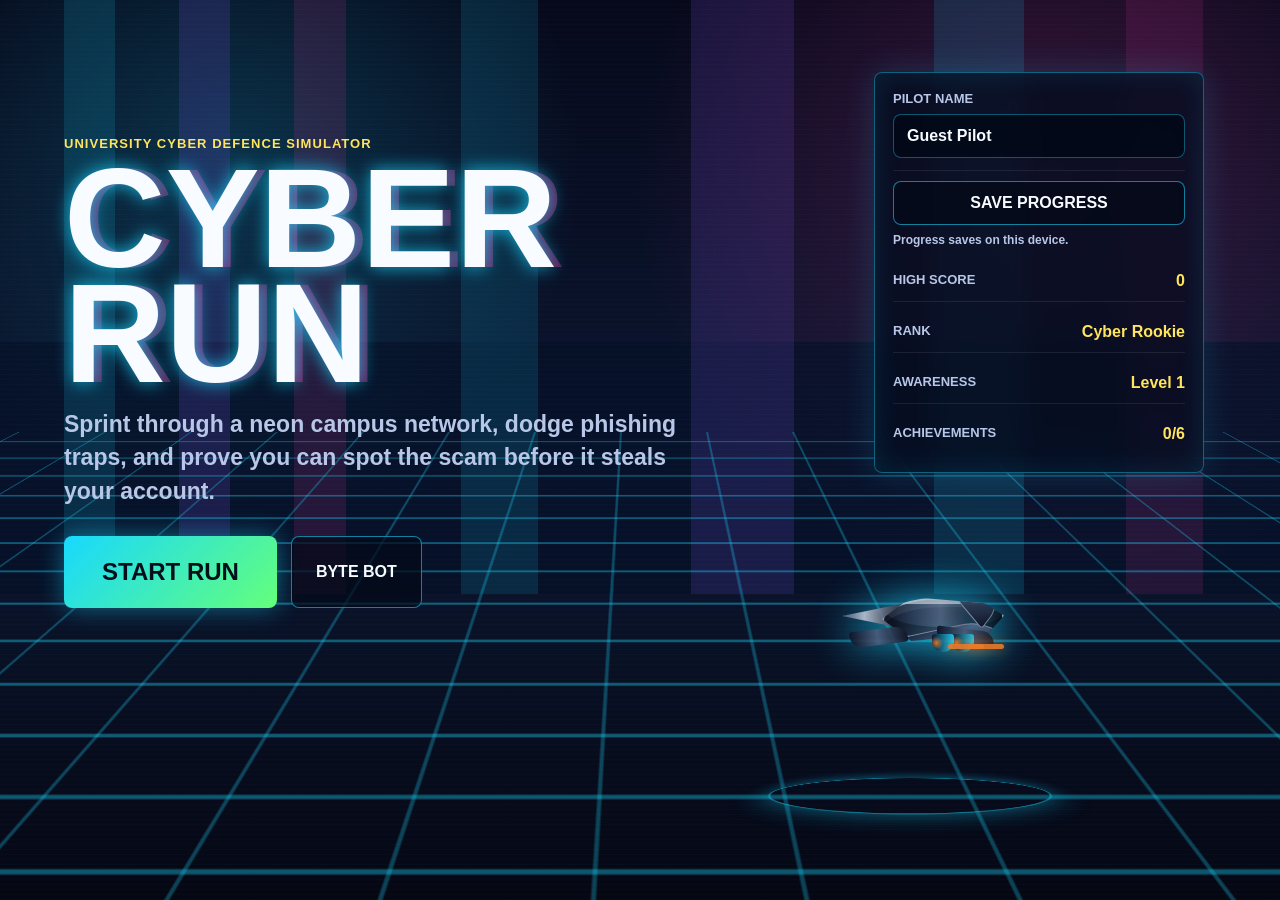
<file: index.html>
<!doctype html>
<html lang="en">
  <head>
    <meta charset="UTF-8" />
    <meta name="viewport" content="width=device-width, initial-scale=1.0" />
    <title>Cyber Run</title>
    <link rel="stylesheet" href="styles.css?v=prototype15" />
  </head>
  <body>
    <main class="app" id="app">
      <div class="skyline" aria-hidden="true"></div>
      <div class="speed-lines" aria-hidden="true"></div>
      <div class="grid-floor" aria-hidden="true"></div>
      <div class="scanline" aria-hidden="true"></div>

      <section class="menu-screen active" id="menuScreen" aria-labelledby="gameTitle">
        <div class="menu-copy">
          <p class="eyebrow">University Cyber Defence Simulator</p>
          <h1 id="gameTitle">Cyber Run</h1>
          <p class="tagline">Sprint through a neon campus network, dodge phishing traps, and prove you can spot the scam before it steals your account.</p>
          <div class="menu-actions">
            <button class="primary-button mega" id="startButton" type="button">Start Run</button>
            <button class="ghost-button" id="byteBotButton" type="button">Byte Bot</button>
          </div>
        </div>

        <div class="profile-panel">
          <label class="profile-name-row">
            <span>Pilot Name</span>
            <input id="playerNameInput" maxlength="18" placeholder="Enter name" autocomplete="nickname" />
          </label>
          <button class="ghost-button save-profile-button" id="saveProfileButton" type="button">Save Progress</button>
          <p class="profile-saved" id="profileSaved">Progress saves on this device.</p>
          <div>
            <span>High Score</span>
            <strong id="highScore">0</strong>
          </div>
          <div>
            <span>Rank</span>
            <strong id="playerRank">Cyber Rookie</strong>
          </div>
          <div>
            <span>Awareness</span>
            <strong id="awarenessLevel">Level 1</strong>
          </div>
          <div>
            <span>Achievements</span>
            <strong id="achievementCount">0/6</strong>
          </div>
        </div>

        <div class="hologram-card">
          <div class="holo-runner" aria-hidden="true">
            <div class="runner-head"></div>
            <div class="runner-torso"></div>
            <div class="runner-arm left"></div>
            <div class="runner-arm right"></div>
            <div class="runner-leg left"></div>
            <div class="runner-leg right"></div>
          </div>
          <div class="holo-rings" aria-hidden="true"></div>
        </div>
      </section>

      <section class="game-screen" id="gameScreen" aria-label="Cyber Run gameplay">
        <header class="hud">
          <div class="hud-card"><span>Score</span><strong id="score">0</strong></div>
          <div class="hud-card"><span>Level</span><strong id="level">1</strong></div>
          <div class="hud-card"><span>Combo</span><strong id="combo">x1</strong></div>
          <div class="hud-card"><span>Speed</span><strong id="speed">1.0</strong></div>
          <div class="hud-card hearts"><span>Lives</span><strong id="lives">&hearts;&hearts;&hearts;</strong></div>
          <div class="hud-actions">
            <button class="icon-button" id="pauseButton" type="button" aria-label="Pause">II</button>
          </div>
        </header>

        <div class="runner-stage" id="runnerStage">
          <div class="run-path" aria-hidden="true"></div>
          <div class="lane lane-left" aria-hidden="true"></div>
          <div class="lane lane-center" aria-hidden="true"></div>
          <div class="lane lane-right" aria-hidden="true"></div>
          <div class="object-layer" id="objectLayer"></div>
          <div class="runner cyber-runner running" id="runner" aria-label="Cyber jet">
            <div class="runner-shadow"></div>
            <div class="runner-trail"></div>
            <div class="runner-head"></div>
            <div class="runner-visor"></div>
            <div class="runner-torso"></div>
            <div class="runner-core"></div>
            <div class="runner-arm left"></div>
            <div class="runner-arm right"></div>
            <div class="runner-leg left"></div>
            <div class="runner-leg right"></div>
          </div>
        </div>

        <div class="control-pad" aria-label="Runner controls">
          <button class="control-button icon-control" data-action="left" type="button" aria-label="Move left">&lsaquo;</button>
          <button class="control-button icon-control" data-action="right" type="button" aria-label="Move right">&rsaquo;</button>
        </div>
      </section>

      <dialog class="phishing-dialog" id="phishingDialog">
        <div class="dialog-shell">
          <div class="dialog-header">
            <div>
              <p class="eyebrow">Threat Intercepted</p>
              <h2 id="threatTitle">Phishing Simulation</h2>
            </div>
            <div class="decision-timer" id="decisionTimer">15</div>
          </div>
          <div class="simulation-card" id="simulationCard"></div>
          <div class="decision-panel" id="decisionPanel">
            <p id="decisionQuestion">What should you do with this message?</p>
            <div class="decision-actions">
              <button class="decision-button report" data-choice="report" onclick="answerThreat('report')" type="button">Report</button>
              <button class="decision-button open" data-choice="open" onclick="answerThreat('open')" type="button">Open</button>
              <button class="decision-button ignore" data-choice="ignore" onclick="answerThreat('ignore')" type="button">Ignore</button>
              <button class="decision-button reply" data-choice="reply" onclick="answerThreat('reply')" type="button">Reply</button>
            </div>
          </div>
          <div class="feedback-panel hidden" id="feedbackPanel">
            <h3 id="feedbackTitle">Correct</h3>
            <p id="feedbackText"></p>
            <ul id="feedbackClues"></ul>
            <button class="primary-button" id="continueButton" type="button">Resume Run</button>
          </div>
        </div>
      </dialog>

      <div class="pause-panel hidden" id="pausePanel">
        <div>
          <p class="eyebrow">Run Paused</p>
          <h2>Cyber Run Paused</h2>
          <p>Movement is frozen. Continue, restart the run, or return to the menu.</p>
          <button class="primary-button" id="resumeButton" type="button">Play</button>
          <button class="ghost-button" id="restartButton" type="button">Restart</button>
          <button class="ghost-button" id="quitButton" type="button">Quit Run</button>
        </div>
      </div>

      <div class="guide-panel hidden" id="guidePanel">
        <div>
          <div class="bytebot-header">
            <div class="bytebot-avatar" aria-hidden="true"><span></span><span></span></div>
            <div>
              <p class="eyebrow">Assistant Online</p>
              <h2>Byte Bot</h2>
            </div>
          </div>
          <p class="guide-intro">Hi pilot. I am Byte Bot, your cyber co-pilot. I will help you learn the controls, understand threats, and choose the safest action when a suspicious message appears.</p>
          <div class="guide-grid">
            <article>
              <strong>Move</strong>
              <p>Use the left and right arrow keys, A/D, swipe, or the on-screen arrows to change lanes.</p>
            </article>
            <article>
              <strong>Score</strong>
              <p>Collect green point tokens for +5 points. Build combos by collecting cleanly and answering well.</p>
            </article>
            <article>
              <strong>Threats</strong>
              <p>Red threat boxes pause the run and show an email simulation. Choose Report, Open, Ignore, or Reply.</p>
            </article>
            <article>
              <strong>Win Decisions</strong>
              <p>Report scam messages. Open legitimate university messages. Wrong choices cost one life.</p>
            </article>
          </div>
          <button class="primary-button" id="closeGuideButton" type="button">Ready, Byte Bot</button>
        </div>
      </div>

      <div class="summary-panel hidden" id="summaryPanel">
        <div>
          <div class="summary-hero">
            <div class="summary-orbit" aria-hidden="true"></div>
            <p class="eyebrow">Run Complete</p>
            <h2 id="summaryTitle">Training Report</h2>
            <p class="summary-pilot" id="summaryPilot">Pilot: Guest</p>
            <div class="summary-rank-row">
              <span id="summaryRank">Cyber Rookie</span>
              <strong id="summaryAchievementProgress">0/6 badges</strong>
            </div>
            <div class="summary-progress"><span id="summaryProgressBar"></span></div>
          </div>
          <div class="summary-grid">
            <div><span>Final Score</span><strong id="summaryScore">0</strong><small>Network points</small></div>
            <div><span>Best Combo</span><strong id="summaryCombo">x1</strong><small>Clean streak</small></div>
            <div><span>Correct Reads</span><strong id="summaryCorrect">0</strong><small>Threat decisions</small></div>
            <div><span>Mistakes</span><strong id="summaryMistakes">0</strong><small>Lives lost</small></div>
          </div>
          <p id="summaryMessage">Good run. Keep sharpening your phishing instincts.</p>
          <div class="summary-achievements" id="summaryAchievements"></div>
          <div class="summary-actions">
            <button class="ghost-button" id="saveRunButton" type="button">Save Progress</button>
            <button class="primary-button" id="playAgainButton" type="button">Run Again</button>
            <button class="ghost-button" id="backMenuButton" type="button">Back to Menu</button>
          </div>
        </div>
      </div>

      <div class="achievement-toast hidden" id="achievementToast">
        <span>Achievement Unlocked</span>
        <strong id="achievementToastText">First Catch</strong>
      </div>
    </main>

    <script src="game.js?v=prototype15"></script>
  </body>
</html>
</file>
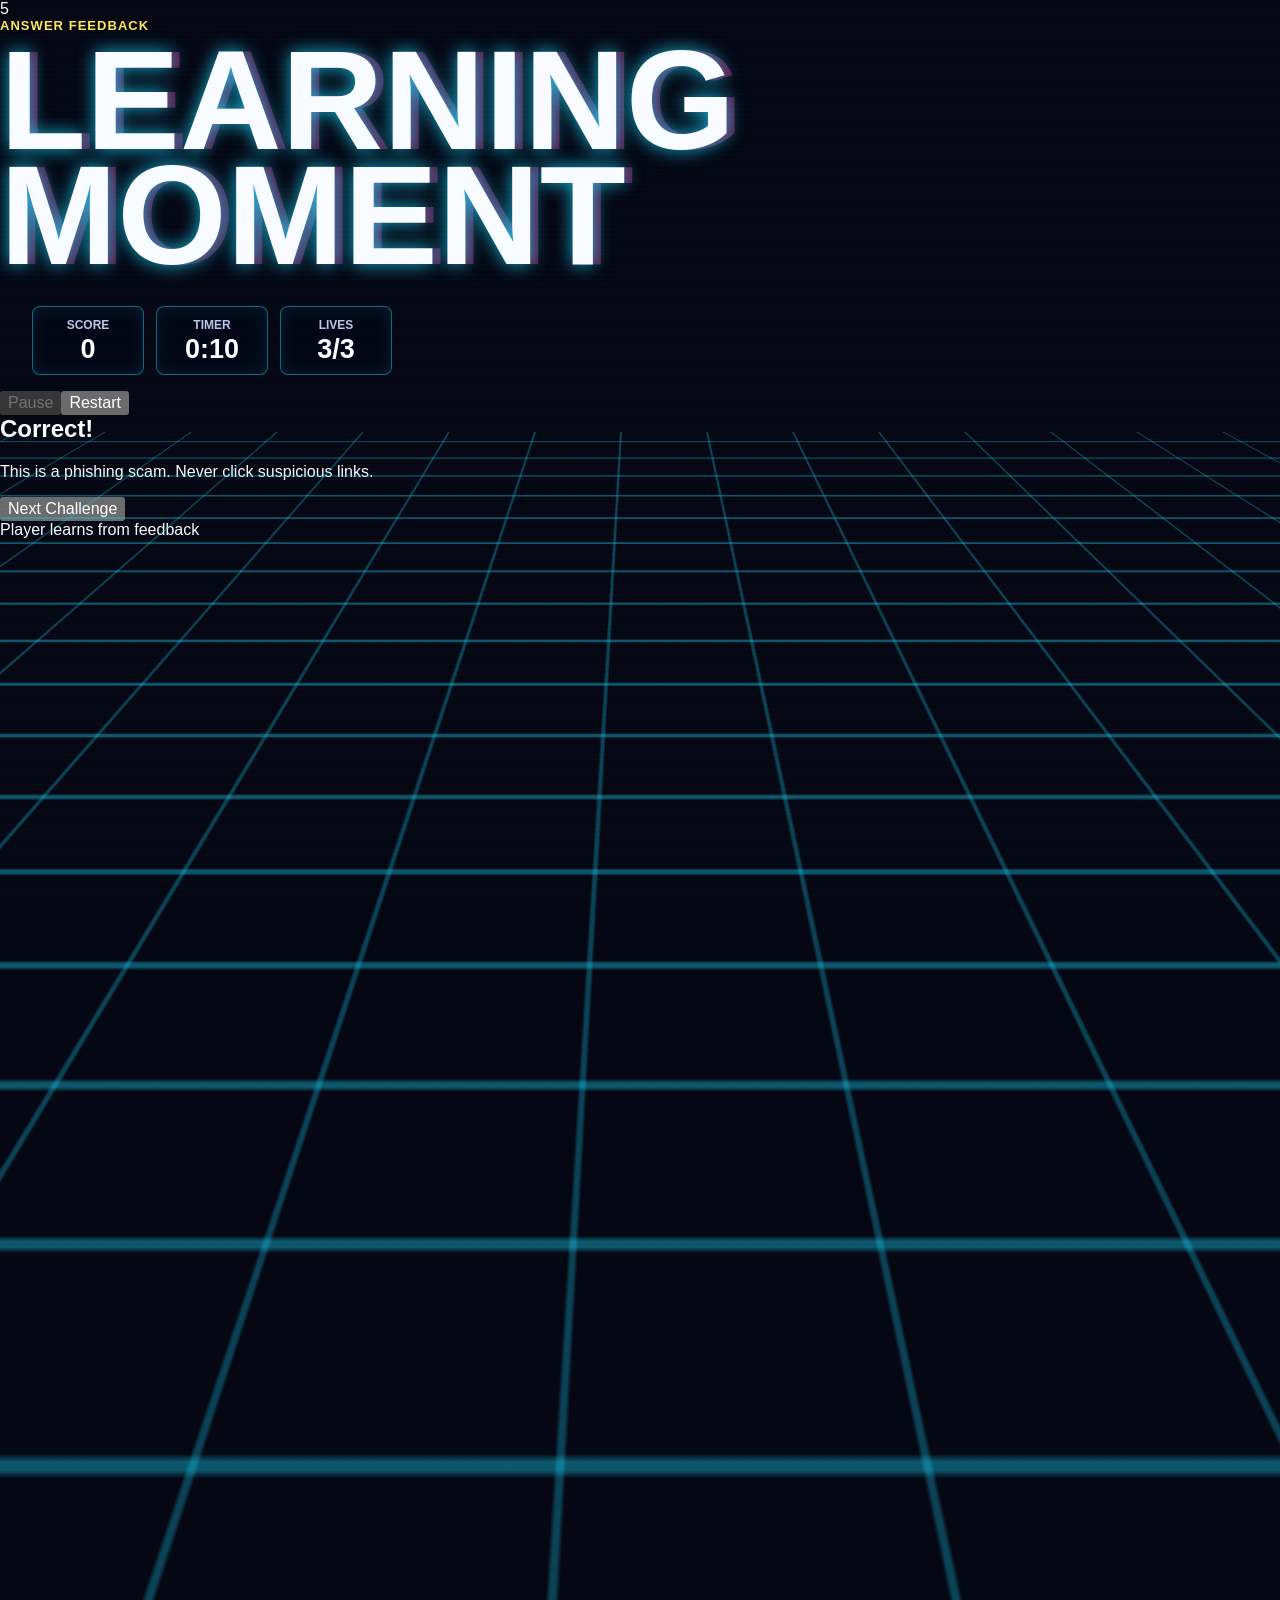
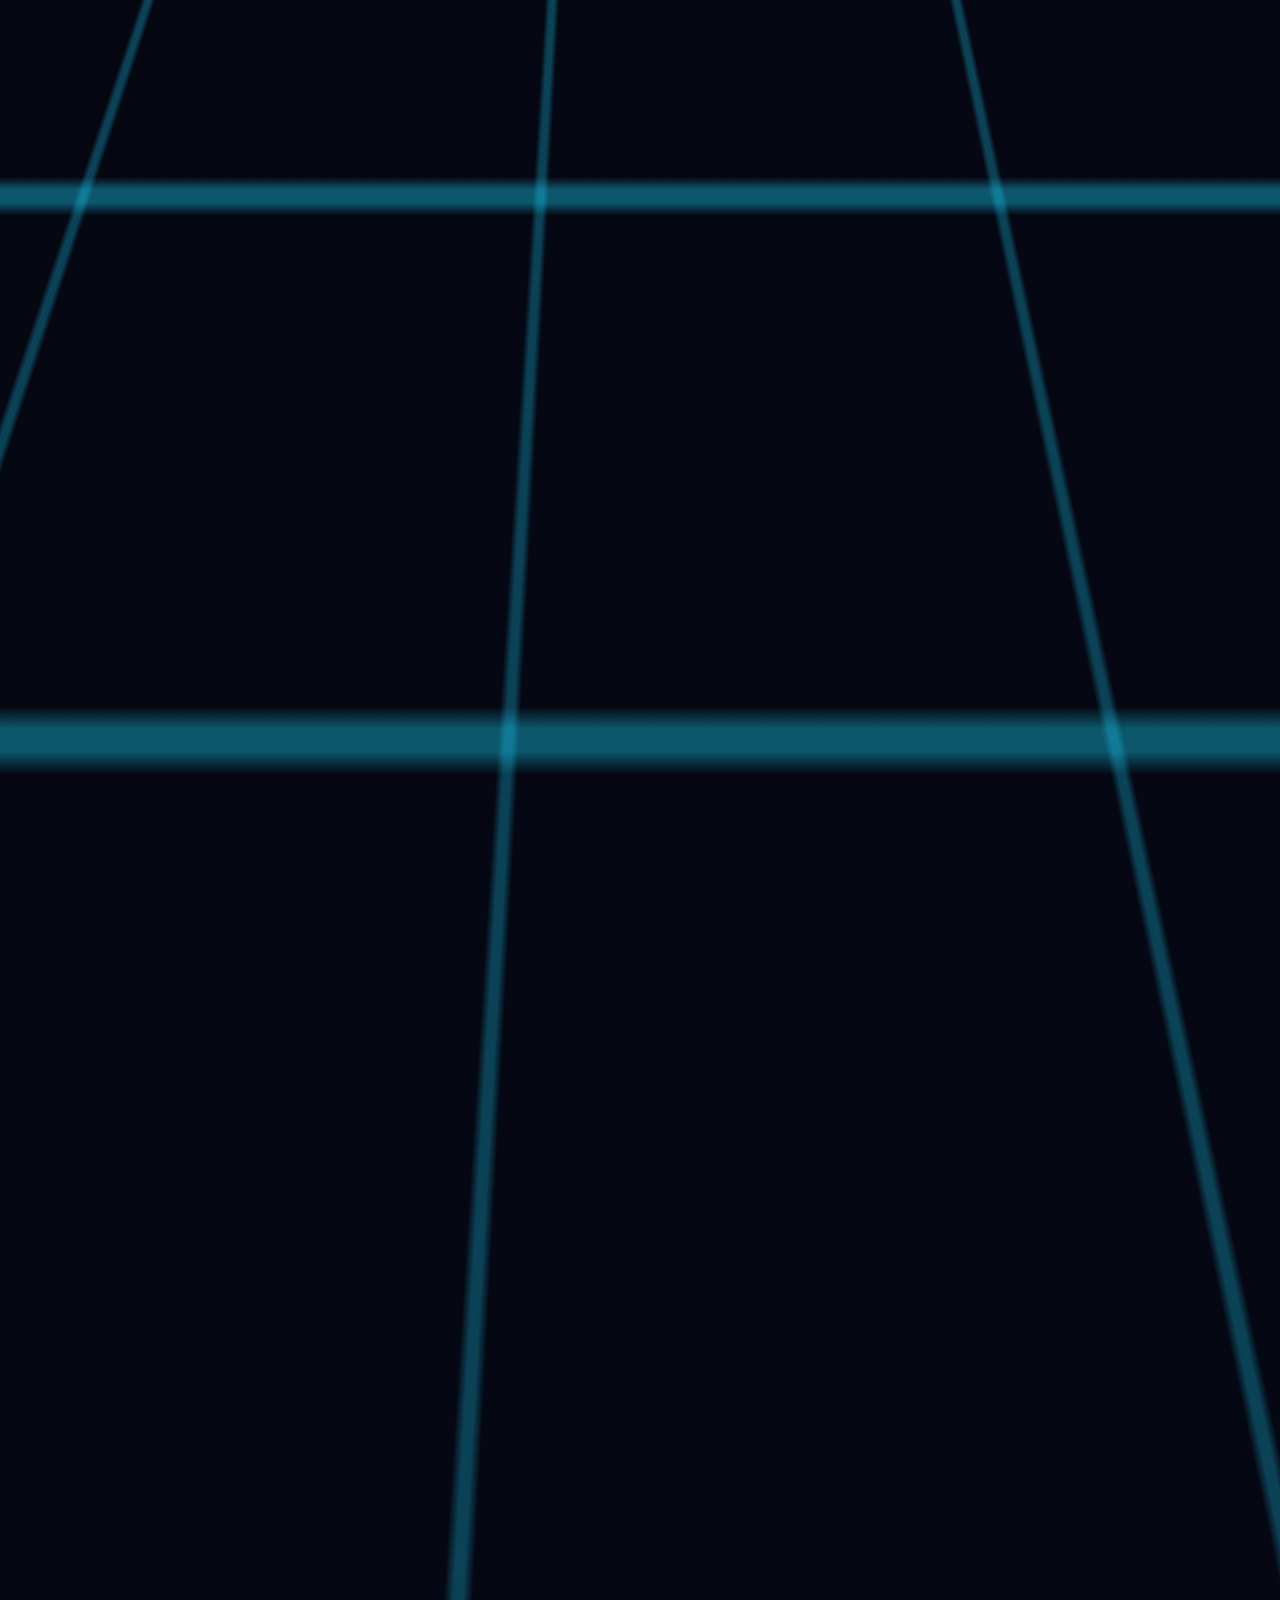
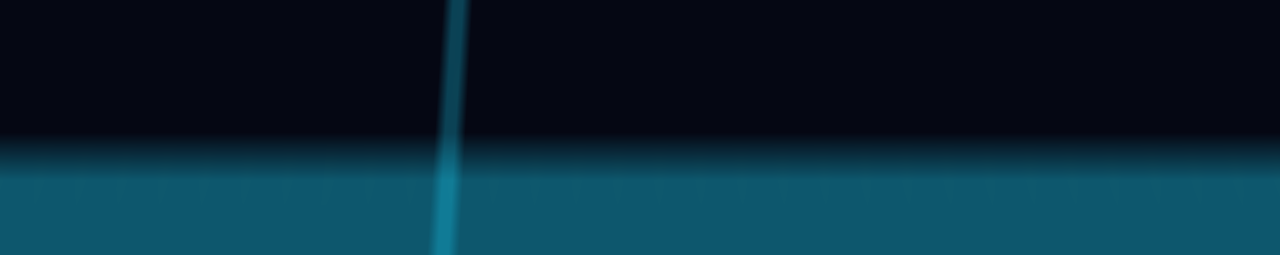
<file: feedback.html>
<!doctype html>
<html lang="en">
  <head>
    <meta charset="UTF-8" />
    <meta name="viewport" content="width=device-width, initial-scale=1.0" />
    <title>Cyber Run | Feedback</title>
    <link rel="stylesheet" href="styles.css?v=runner17" />
    <link rel="stylesheet" href="feedback.css?v=runner17" />
  </head>
  <body>
    <main class="game">
      <div class="city" aria-hidden="true"></div>
      <div class="grid-floor" aria-hidden="true"></div>
      <div class="scanline" aria-hidden="true"></div>
      <header class="topbar">
        <div class="step-badge">5</div>
        <div><p class="eyebrow">Answer Feedback</p><h1>Learning Moment</h1></div>
        <div class="hud">
          <div class="hud-card"><span>Score</span><strong id="score">0</strong></div>
          <div class="hud-card"><span>Timer</span><strong id="timer">0:00</strong></div>
          <div class="hud-card"><span>Lives</span><strong id="lives">3/3</strong></div>
        </div>
        <div class="game-controls"><button id="pauseButton" type="button">Pause</button><button id="restartButton" type="button">Restart</button></div>
      </header>
      <section class="screen screen-feedback active" id="feedbackScreen">
        <div class="feedback-visual" id="feedbackVisual">
          <div class="shield-glow"></div>
          <div class="hero-kid happy" aria-label="Player feedback character">
            <div class="hair"></div><div class="face"></div><div class="hoodie"></div><div class="legs"></div>
          </div>
          <div class="bot feedback-bot" aria-label="ByteBot helper">
            <div class="antenna"></div><div class="bot-head"><span></span><span></span></div><div class="bot-body"></div>
          </div>
        </div>
        <div class="feedback-box" id="feedbackBox">
          <h2 id="feedbackTitle">Correct!</h2>
          <p id="feedbackText">This is a phishing scam. Never click suspicious links.</p>
        </div>
        <button class="primary next-button" id="continueButton" type="button">Continue</button>
        <p class="caption" id="feedbackCaption">Player learns from feedback</p>
      </section>
    </main>
    <script src="game-state.js?v=runner17"></script>
    <script src="feedback.js?v=runner17"></script>
  </body>
</html>
</file>
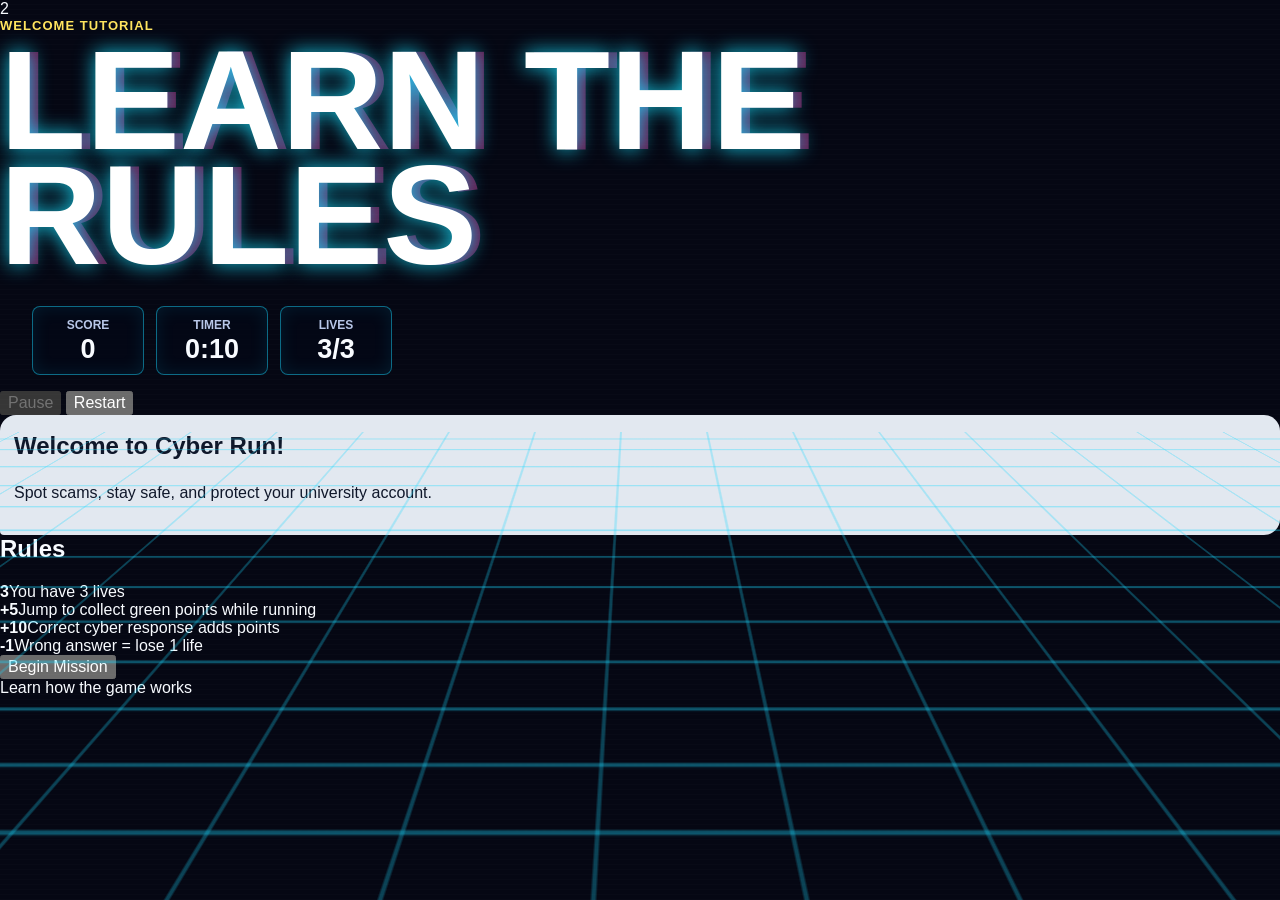
<file: game.html>
<!doctype html>
<html lang="en">
  <head>
    <meta charset="UTF-8" />
    <meta name="viewport" content="width=device-width, initial-scale=1.0" />
    <title>Cyber Run | Game</title>
    <meta http-equiv="refresh" content="0; url=tutorial.html" />
  </head>
  <body>
    <p><a href="tutorial.html">Open Cyber Run</a></p>
  </body>
</html>
</file>
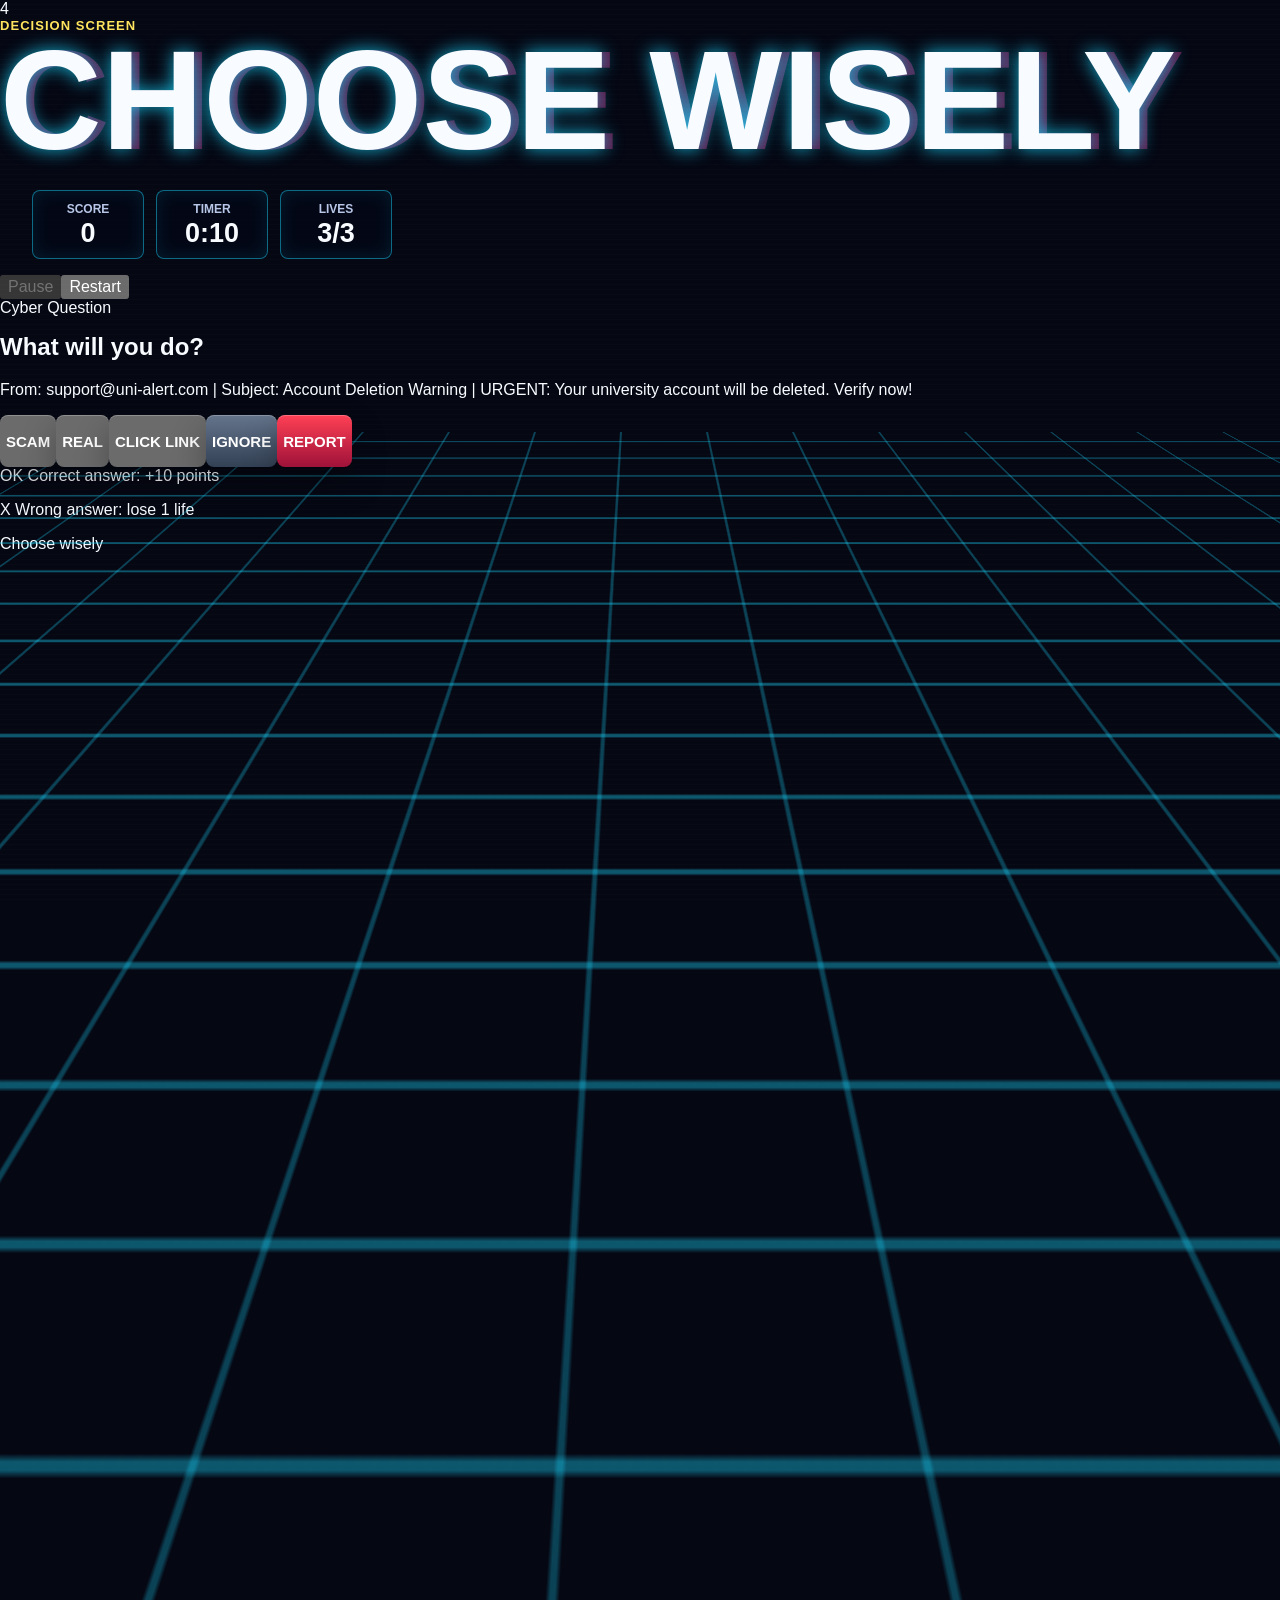
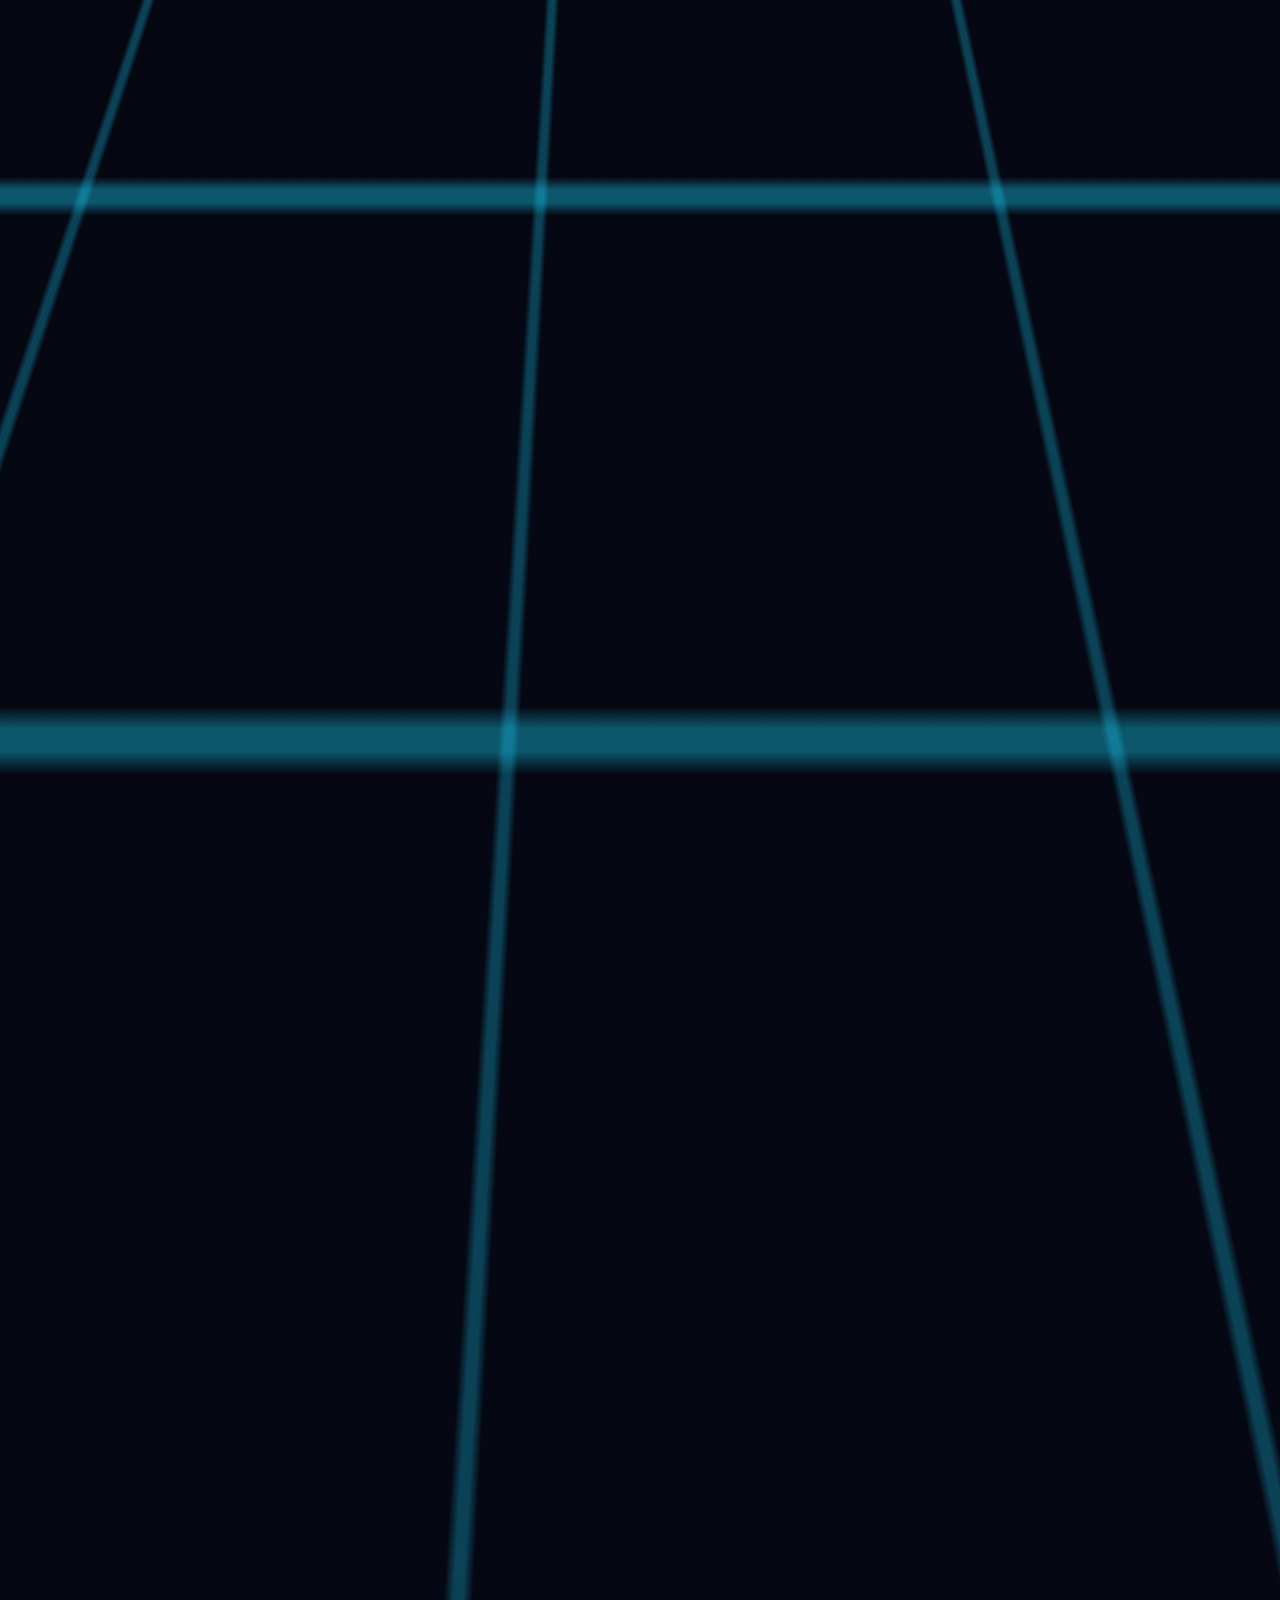
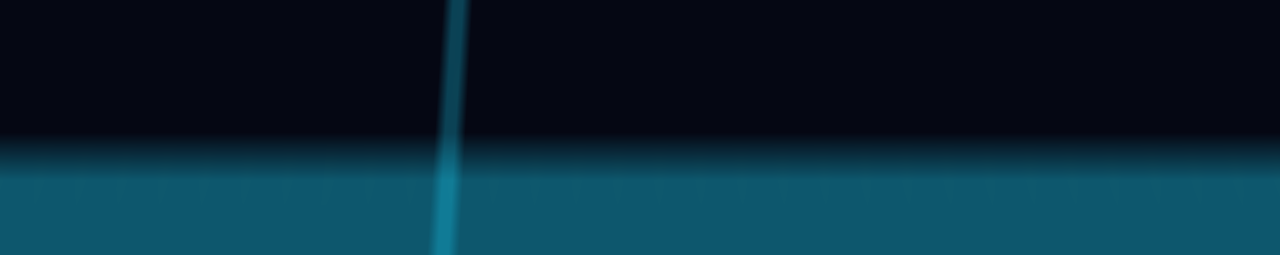
<file: question.html>
<!doctype html>
<html lang="en">
  <head>
    <meta charset="UTF-8" />
    <meta name="viewport" content="width=device-width, initial-scale=1.0" />
    <title>Cyber Run | Question</title>
    <link rel="stylesheet" href="styles.css?v=runner17" />
    <link rel="stylesheet" href="question.css?v=runner17" />
  </head>
  <body>
    <main class="game">
      <div class="city" aria-hidden="true"></div>
      <div class="grid-floor" aria-hidden="true"></div>
      <div class="scanline" aria-hidden="true"></div>
      <header class="topbar">
        <div class="step-badge">4</div>
        <div><p class="eyebrow">Decision Screen</p><h1>Choose Wisely</h1></div>
        <div class="hud">
          <div class="hud-card"><span>Score</span><strong id="score">0</strong></div>
          <div class="hud-card"><span>Timer</span><strong id="timer">0:00</strong></div>
          <div class="hud-card"><span>Lives</span><strong id="lives">3/3</strong></div>
        </div>
        <div class="game-controls"><button id="pauseButton" type="button">Pause</button><button id="restartButton" type="button">Restart</button></div>
      </header>
      <section class="screen screen-decision active" id="decisionScreen">
        <div class="question-panel">
          <p class="question-kicker">Cyber Question</p>
          <h2 id="decisionQuestion">What will you do?</h2>
          <p id="decisionScenario">Read the message and choose the safest response.</p>
        </div>
        <div class="decision-grid" id="decisionGrid"></div>
        <div class="answer-rules">
          <p><span class="good-dot">OK</span> Correct answer: +10 points</p>
          <p><span class="bad-dot">X</span> Wrong answer: lose 1 life</p>
        </div>
        <p class="caption">Choose wisely</p>
      </section>
    </main>
    <script src="game-state.js?v=runner17"></script>
    <script src="question.js?v=runner17"></script>
  </body>
</html>
</file>
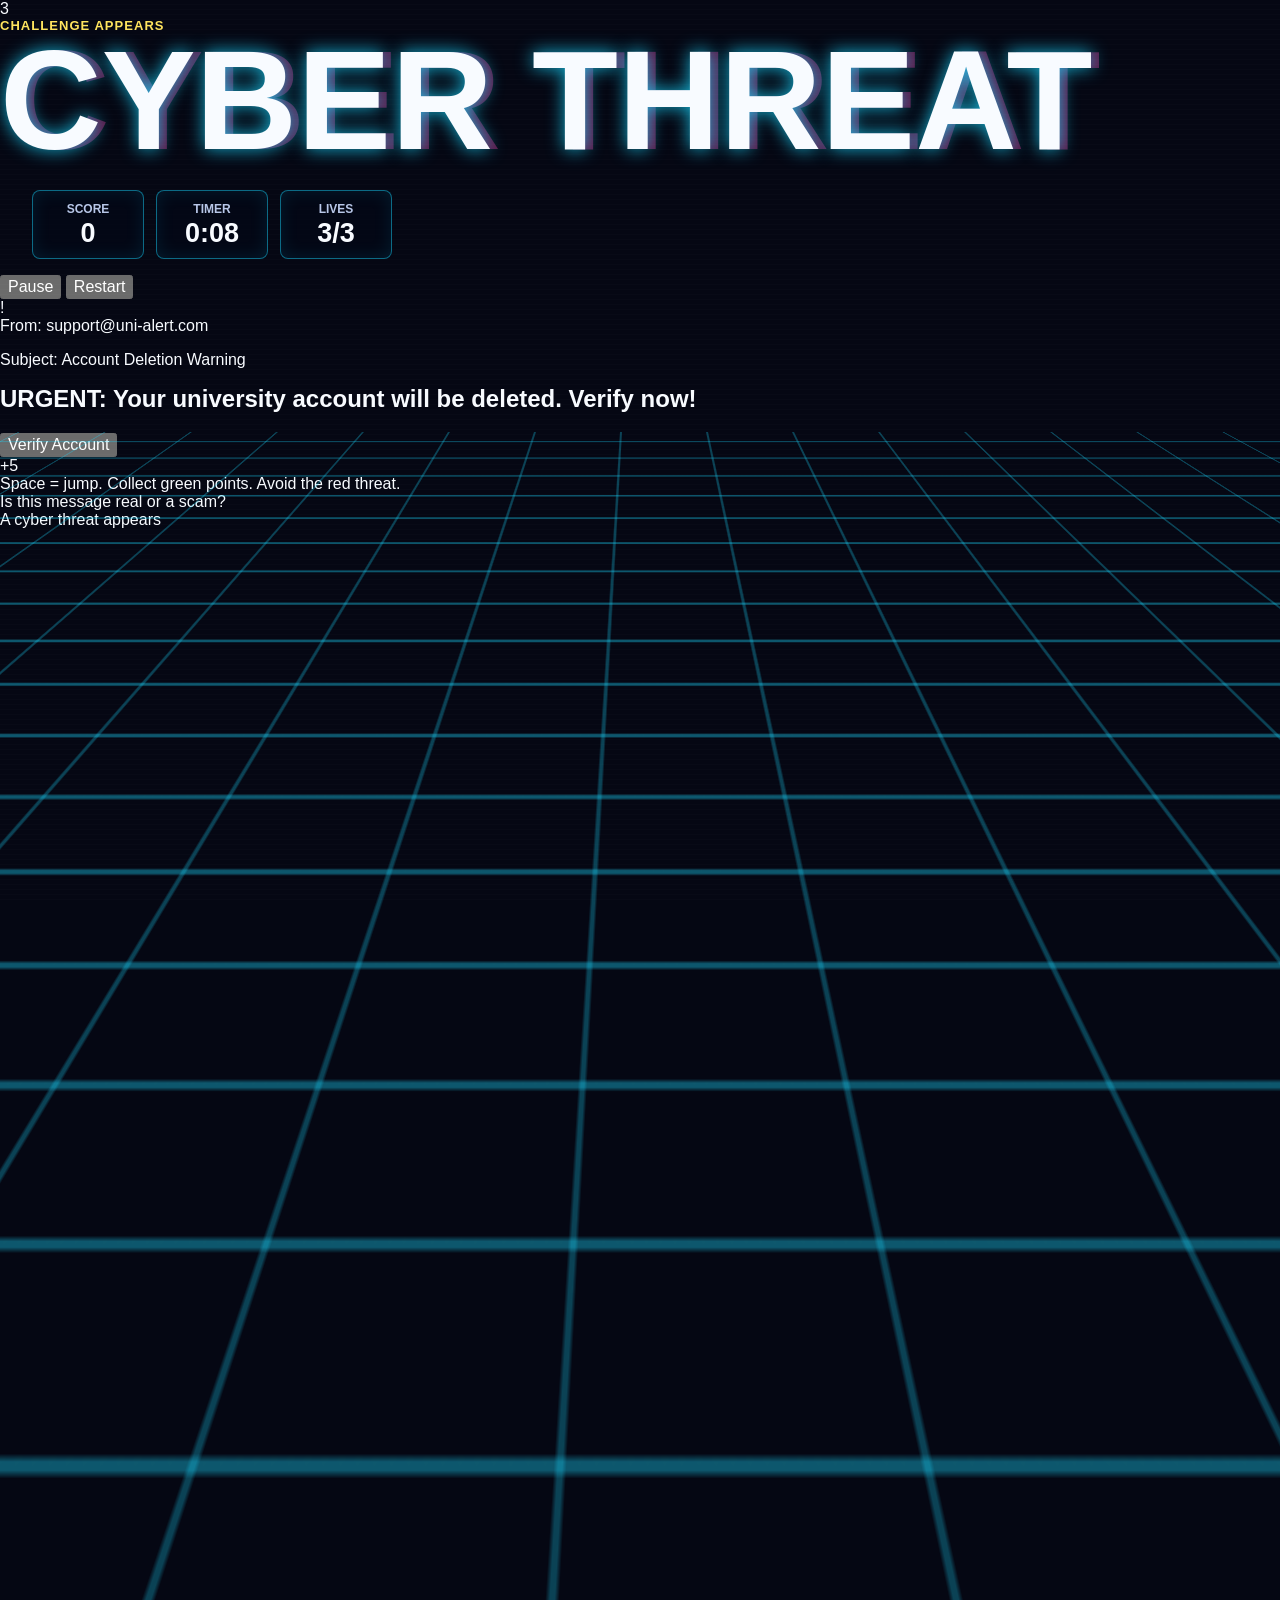
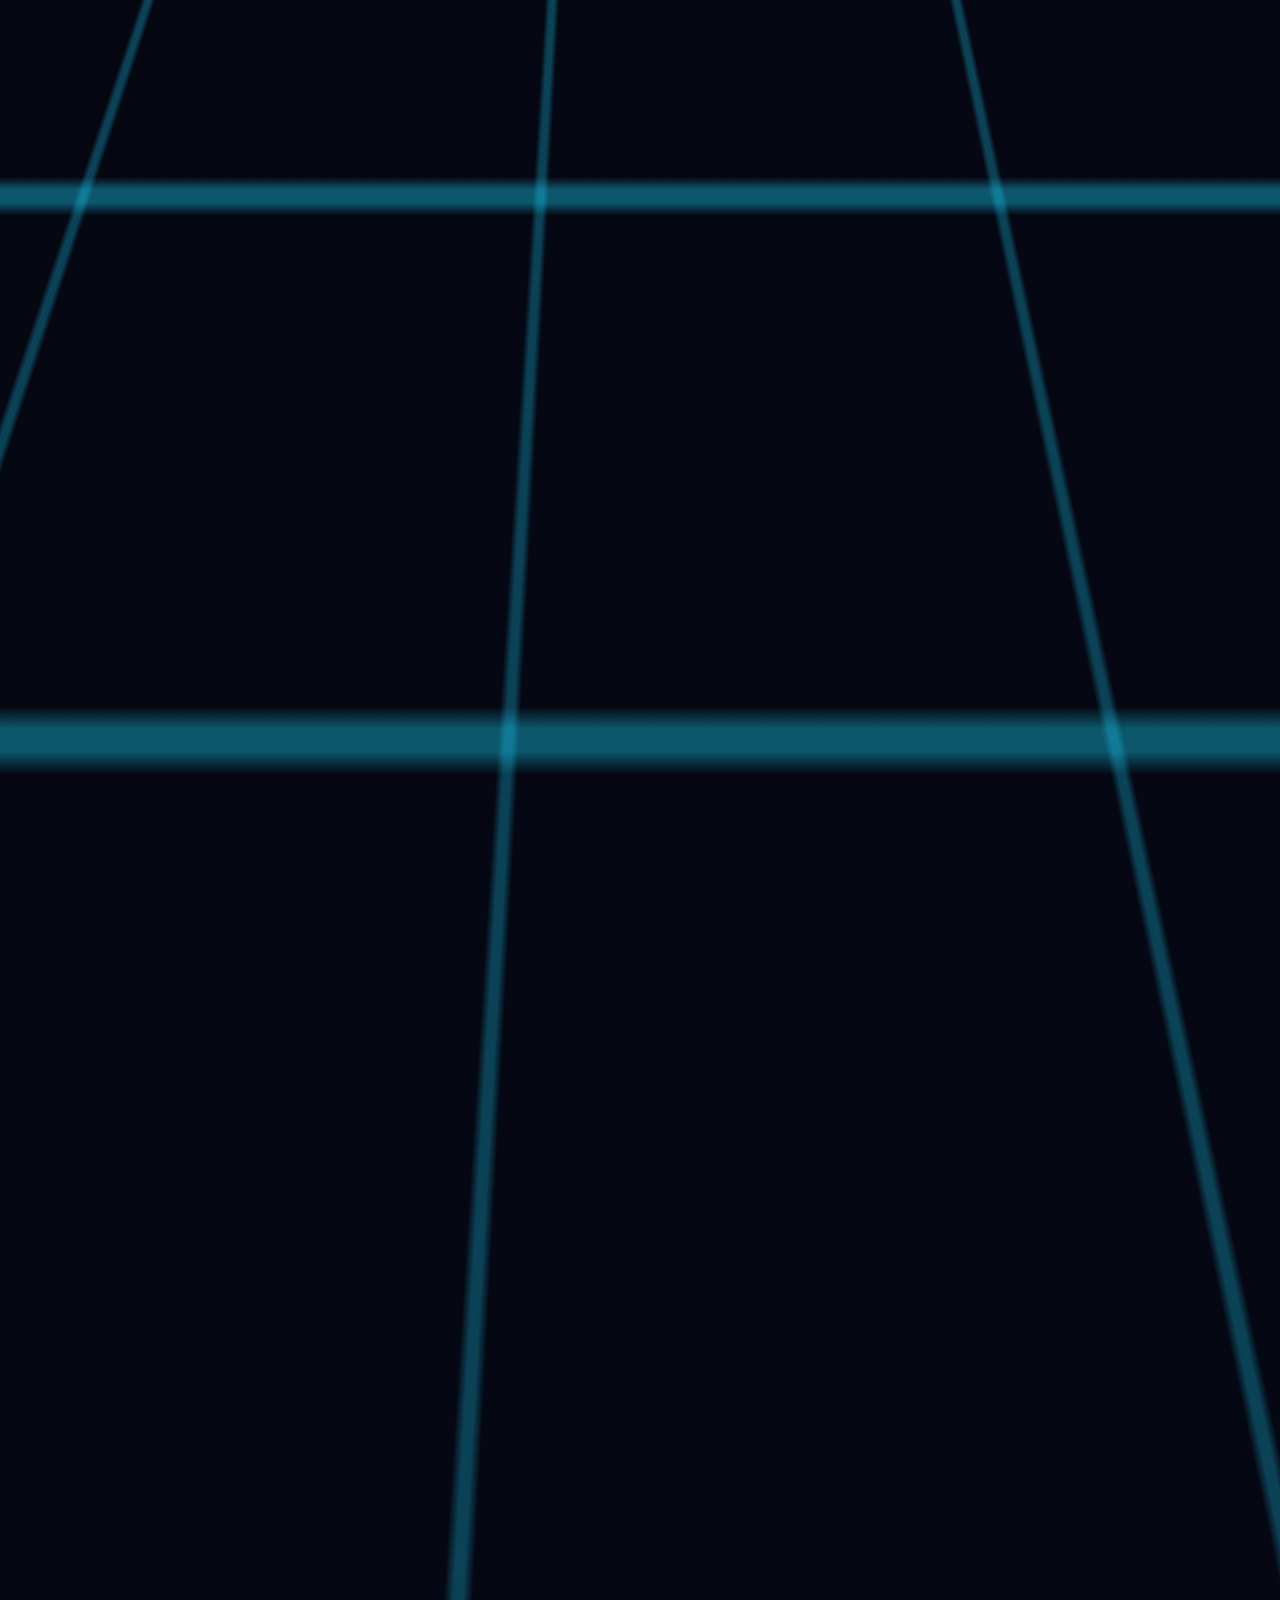
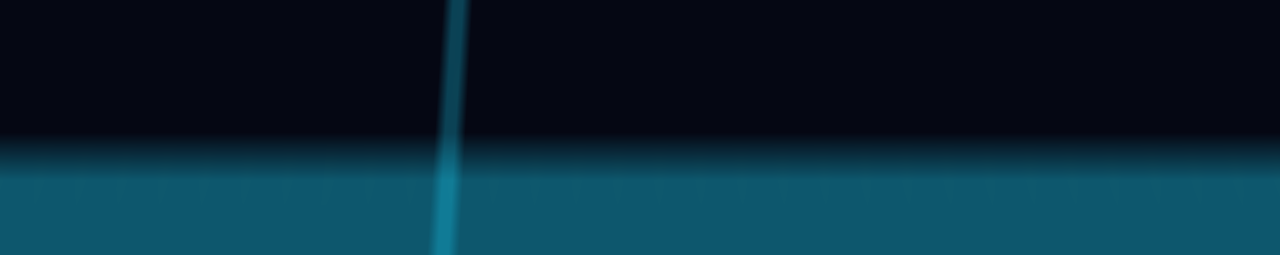
<file: run.html>
<!doctype html>
<html lang="en">
  <head>
    <meta charset="UTF-8" />
    <meta name="viewport" content="width=device-width, initial-scale=1.0" />
    <title>Cyber Run | Run</title>
    <link rel="stylesheet" href="styles.css?v=runner17" />
    <link rel="stylesheet" href="run.css?v=runner17" />
  </head>
  <body>
    <main class="game">
      <div class="city" aria-hidden="true"></div>
      <div class="grid-floor" aria-hidden="true"></div>
      <div class="scanline" aria-hidden="true"></div>
      <header class="topbar">
        <div class="step-badge">3</div>
        <div><p class="eyebrow">Challenge Appears</p><h1>Cyber Threat</h1></div>
        <div class="hud">
          <div class="hud-card"><span>Score</span><strong id="score">0</strong></div>
          <div class="hud-card"><span>Timer</span><strong id="timer">0:10</strong></div>
          <div class="hud-card"><span>Lives</span><strong id="lives">3/3</strong></div>
        </div>
        <div class="game-controls">
          <button id="pauseButton" type="button">Pause</button>
          <button id="restartButton" type="button">Restart</button>
        </div>
      </header>
      <section class="screen screen-challenge active runner-live" id="challengeScreen" tabindex="-1">
        <div class="runner-row" id="runnerRow">
          <div class="runner-ground" aria-hidden="true"></div>
          <div class="hero-kid running" id="runnerPlayer" aria-label="Player running">
            <div class="hair"></div><div class="face"></div><div class="hoodie"></div><div class="legs"></div>
          </div>
          <article class="email-card" id="emailCard">
            <div class="email-meta">
              <div class="mail-icon">!</div>
              <div><p id="emailFrom"></p><p id="emailSubject"></p></div>
            </div>
            <h2 id="emailHeadline"></h2>
            <button type="button">Verify Account</button>
          </article>
          <div class="runner-pickup" id="runnerPickup" aria-label="Health point pickup">+5</div>
          <div class="run-prompt" id="runPrompt">Space = jump. Collect green points. Avoid the red threat.</div>
        </div>
        <div class="bot clue-bot" aria-label="ByteBot helper">
          <div class="antenna"></div><div class="bot-head"><span></span><span></span></div><div class="bot-body"></div>
        </div>
        <div class="speech clue" id="bytebotClue">Is this message real or a scam?</div>
        <p class="caption">A cyber threat appears</p>
      </section>
    </main>
    <script src="game-state.js?v=runner17"></script>
    <script src="run.js?v=runner17"></script>
  </body>
</html>
</file>
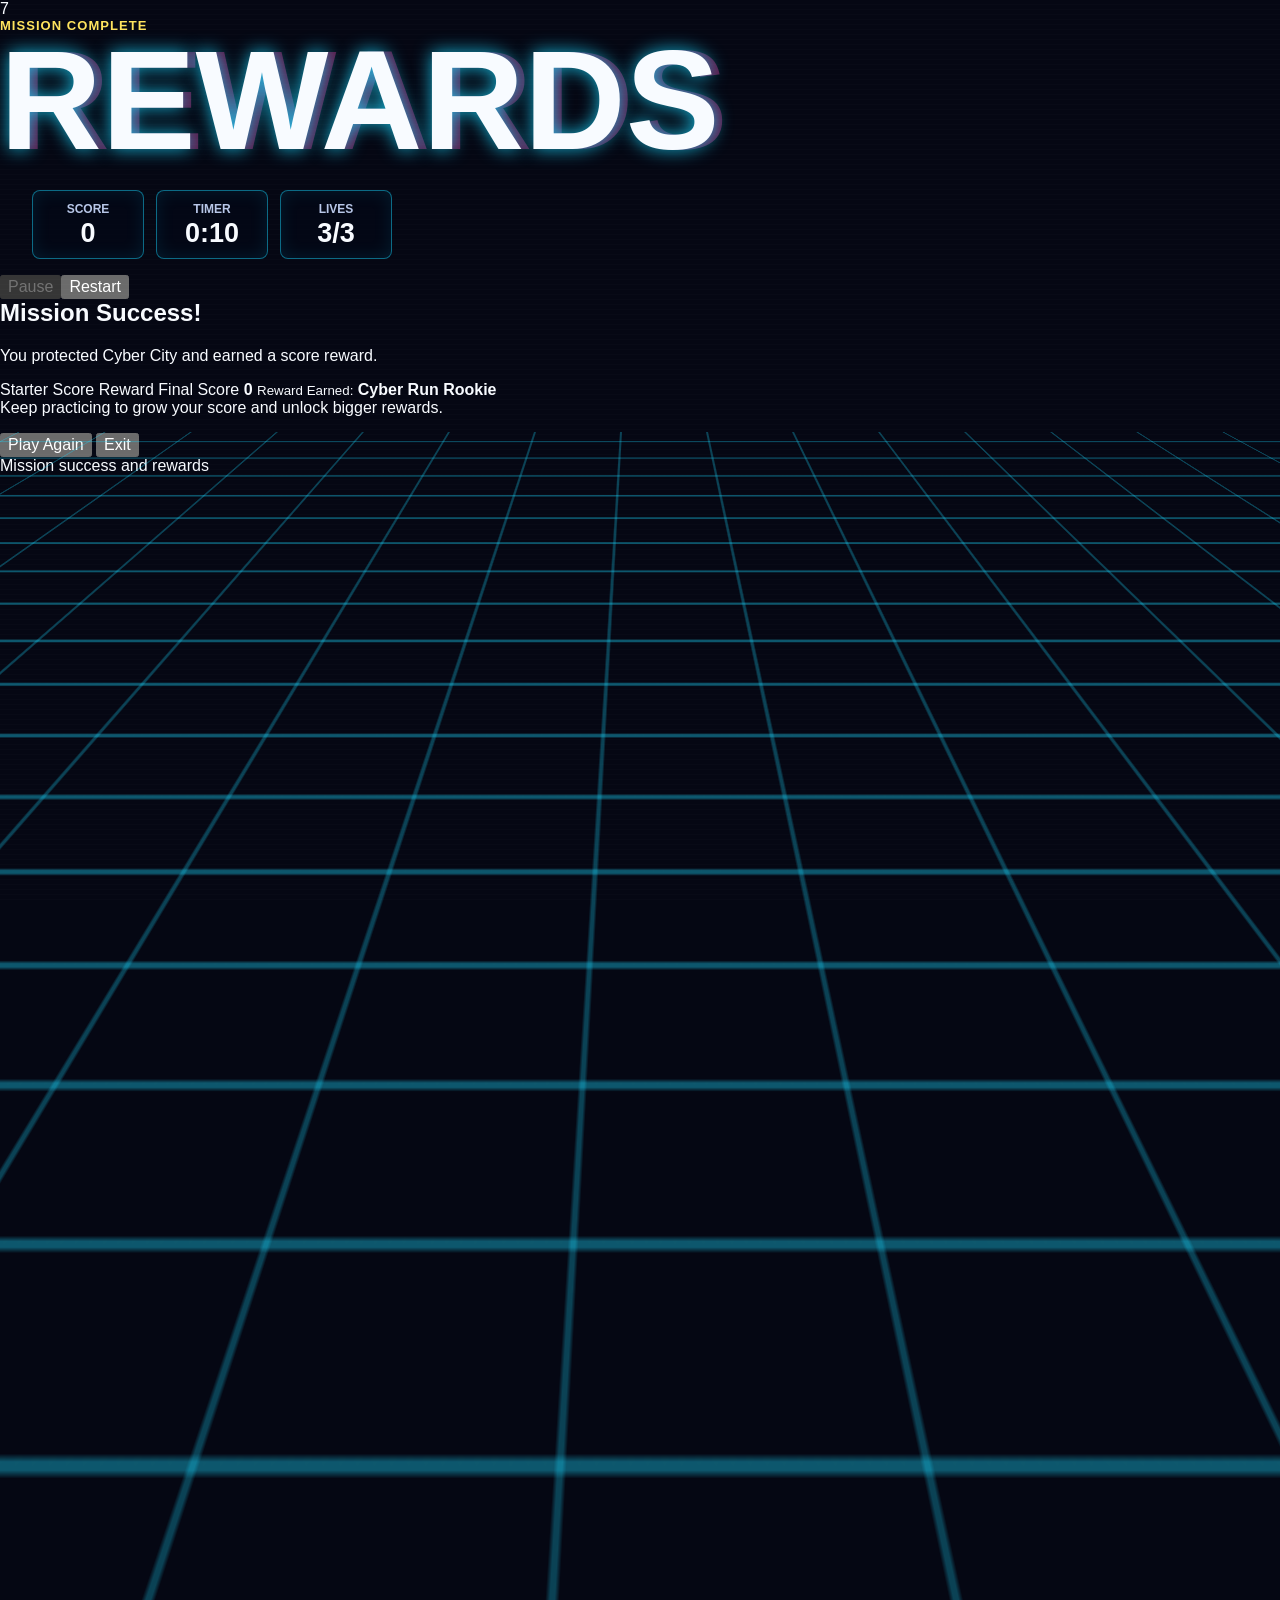
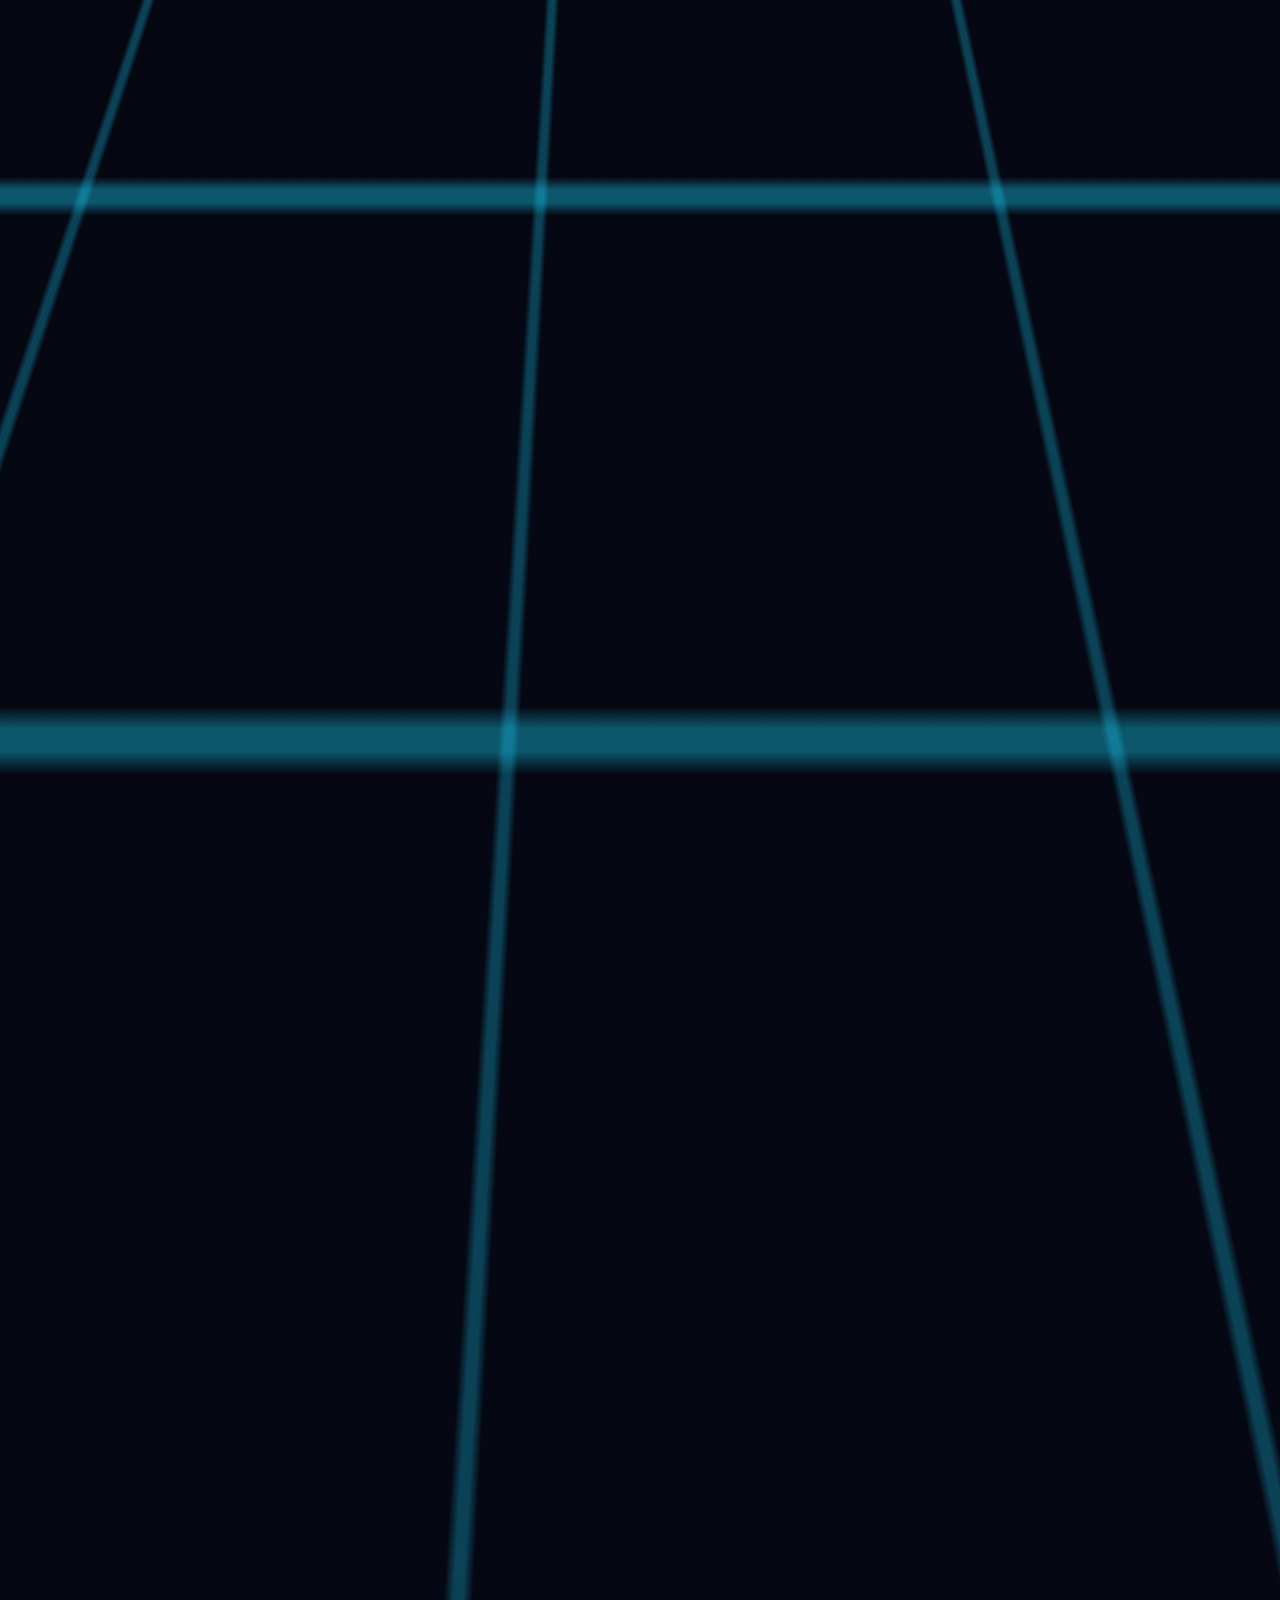
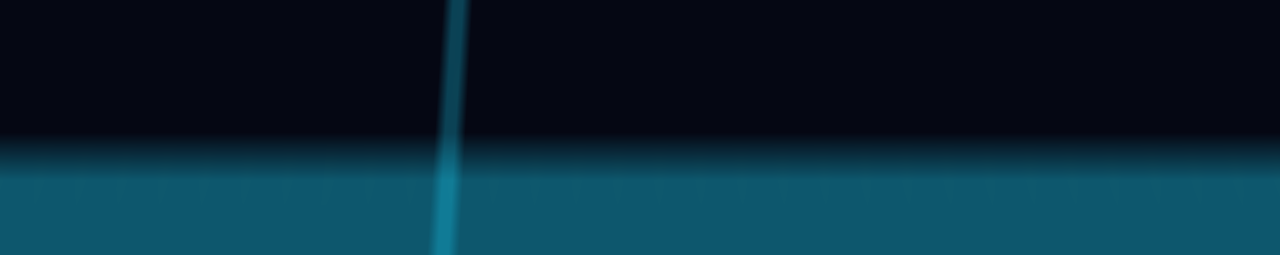
<file: success.html>
<!doctype html>
<html lang="en">
  <head>
    <meta charset="UTF-8" />
    <meta name="viewport" content="width=device-width, initial-scale=1.0" />
    <title>Cyber Run | Mission Success</title>
    <link rel="stylesheet" href="styles.css?v=runner17" />
    <link rel="stylesheet" href="success.css?v=runner17" />
  </head>
  <body>
    <main class="game">
      <div class="city" aria-hidden="true"></div>
      <div class="grid-floor" aria-hidden="true"></div>
      <div class="scanline" aria-hidden="true"></div>
      <header class="topbar">
        <div class="step-badge">7</div>
        <div><p class="eyebrow">Mission Complete</p><h1>Rewards</h1></div>
        <div class="hud">
          <div class="hud-card"><span>Score</span><strong id="score">0</strong></div>
          <div class="hud-card"><span>Timer</span><strong id="timer">0:00</strong></div>
          <div class="hud-card"><span>Lives</span><strong id="lives">3/3</strong></div>
        </div>
        <div class="game-controls"><button id="pauseButton" type="button">Pause</button><button id="restartButton" type="button">Restart</button></div>
      </header>
      <section class="screen screen-complete active" id="completeScreen">
        <div class="confetti" aria-hidden="true"></div>
        <h2 id="missionResultTitle">Mission Success!</h2>
        <p id="missionResultText">You protected Cyber City from phishing attacks.</p>
        <div class="final-score">
          <span id="rewardStatus">Score Reward</span>
          <span>Final Score</span>
          <strong id="finalScore">120</strong>
          <small>Reward Earned:</small>
          <b id="rewardBadge">Phishing Detector Champion</b>
          <p id="rewardMessage">Mission success bonus unlocked.</p>
        </div>
        <div class="complete-cast">
          <div class="bot large" aria-label="ByteBot helper">
            <div class="antenna"></div><div class="bot-head"><span></span><span></span></div><div class="bot-body"></div>
          </div>
          <div class="hero-kid large celebrate" aria-label="Player celebrating">
            <div class="hair"></div><div class="face"></div><div class="hoodie"></div><div class="legs"></div>
          </div>
        </div>
        <div class="complete-actions">
          <button class="primary" id="playAgainButton" type="button">Play Again</button>
          <button class="secondary" id="exitButton" type="button">Exit</button>
        </div>
        <p class="caption">Mission success and rewards</p>
      </section>
    </main>
    <script src="game-state.js?v=runner17"></script>
    <script src="success.js?v=runner17"></script>
  </body>
</html>
</file>
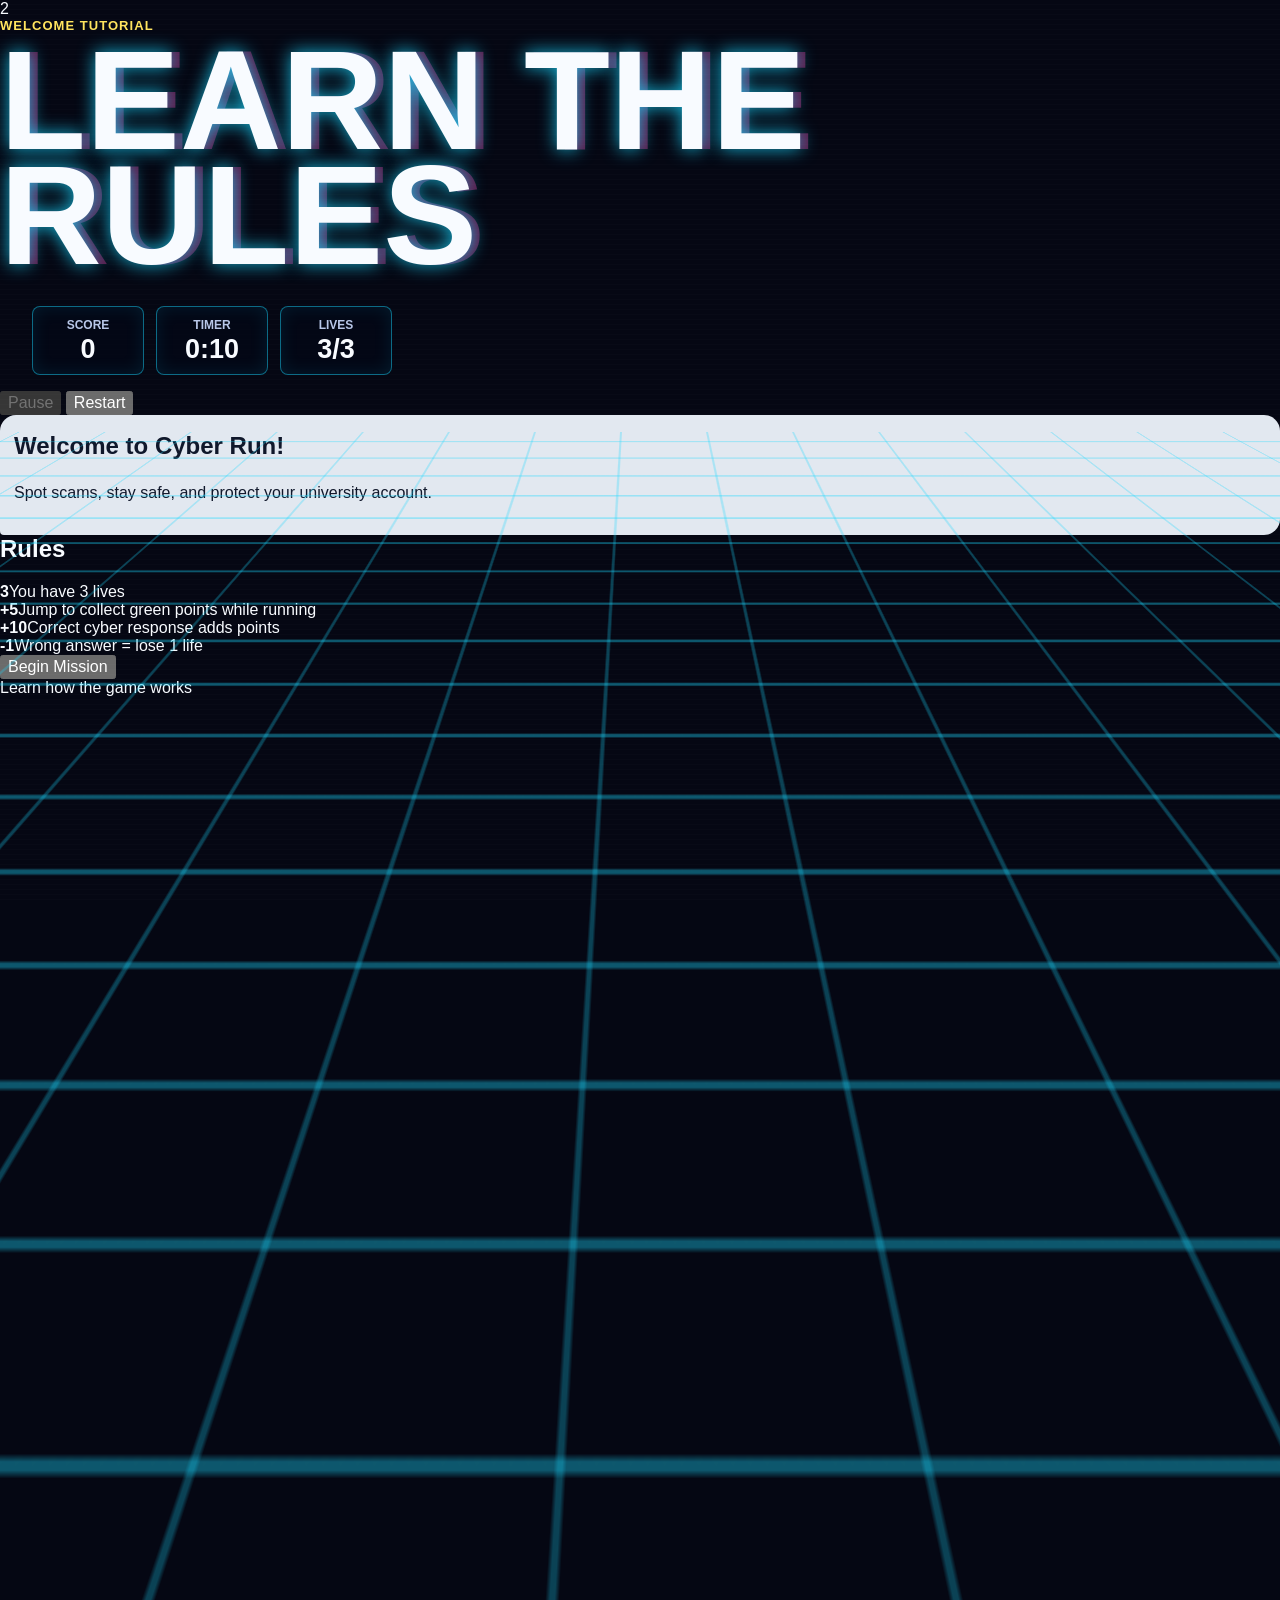
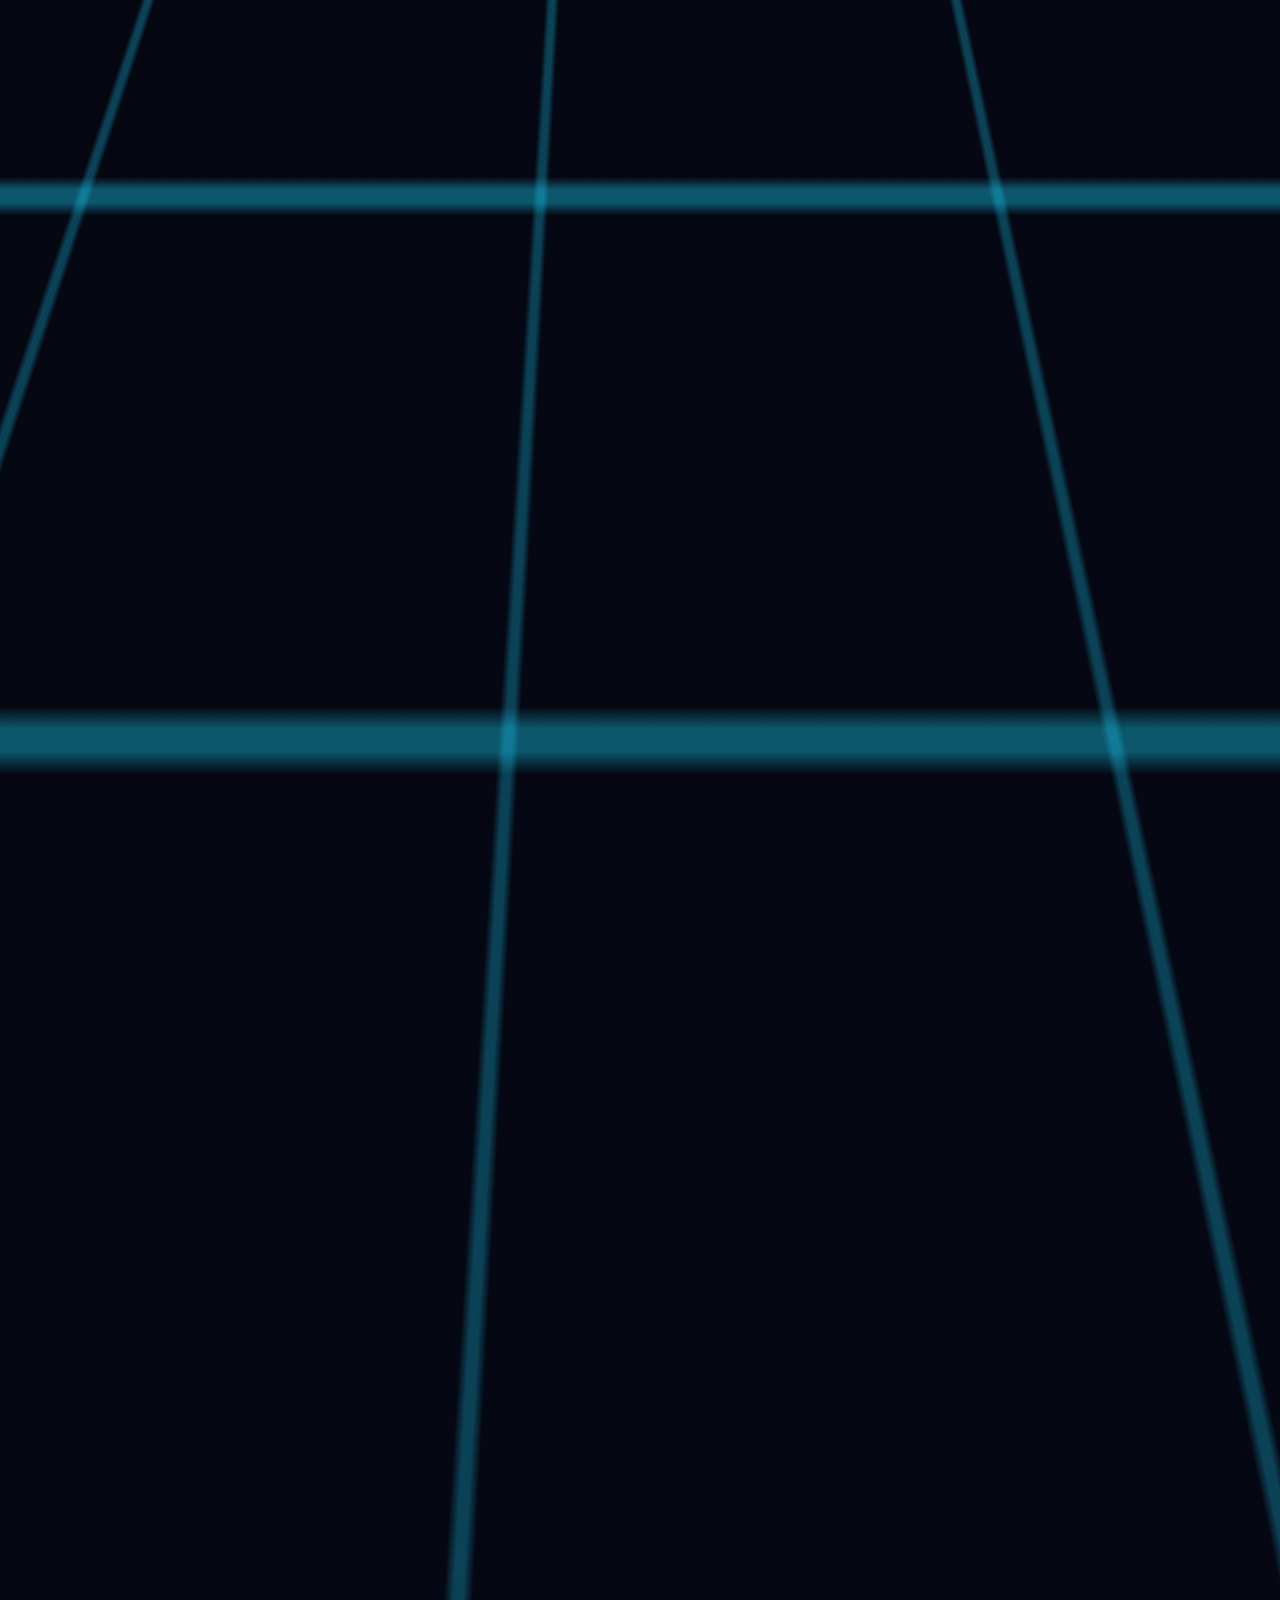
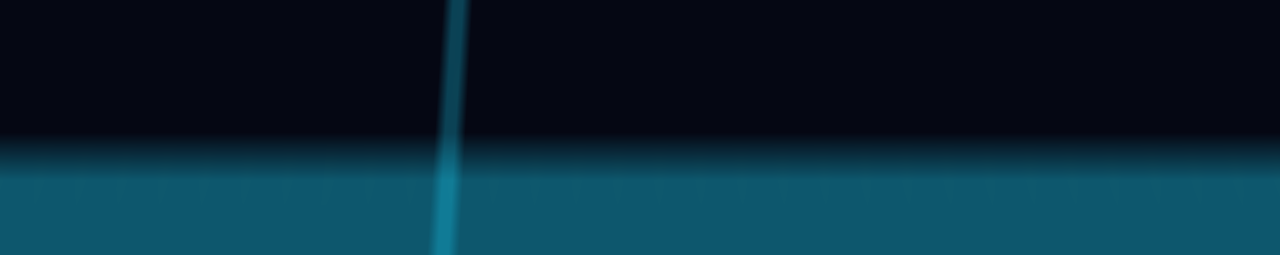
<file: tutorial.html>
<!doctype html>
<html lang="en">
  <head>
    <meta charset="UTF-8" />
    <meta name="viewport" content="width=device-width, initial-scale=1.0" />
    <title>Cyber Run | Tutorial</title>
    <link rel="stylesheet" href="styles.css?v=runner17" />
    <link rel="stylesheet" href="tutorial.css?v=runner17" />
  </head>
  <body>
    <main class="game">
      <div class="city" aria-hidden="true"></div>
      <div class="grid-floor" aria-hidden="true"></div>
      <div class="scanline" aria-hidden="true"></div>
      <header class="topbar">
        <div class="step-badge">2</div>
        <div><p class="eyebrow">Welcome Tutorial</p><h1>Learn the Rules</h1></div>
        <div class="hud">
          <div class="hud-card"><span>Score</span><strong id="score">0</strong></div>
          <div class="hud-card"><span>Timer</span><strong id="timer">0:10</strong></div>
          <div class="hud-card"><span>Lives</span><strong id="lives">3/3</strong></div>
        </div>
        <div class="game-controls">
          <button id="pauseButton" type="button">Pause</button>
          <button id="restartButton" type="button">Restart</button>
        </div>
      </header>
      <section class="screen screen-tutorial active" id="tutorialScreen">
        <div class="tutorial-card bubble">
          <h2>Welcome to Cyber Run!</h2>
          <p>Spot scams, stay safe, and protect your university account.</p>
        </div>
        <div class="bot tutorial-bot" aria-label="ByteBot helper">
          <div class="antenna"></div><div class="bot-head"><span></span><span></span></div><div class="bot-body"></div>
        </div>
        <div class="rules-card">
          <h2>Rules</h2>
          <div class="rule"><b>3</b><span>You have 3 lives</span></div>
          <div class="rule"><b>+5</b><span>Jump to collect green points while running</span></div>
          <div class="rule"><b>+10</b><span>Correct cyber response adds points</span></div>
          <div class="rule"><b>-1</b><span>Wrong answer = lose 1 life</span></div>
        </div>
        <button class="primary next-button" id="tutorialButton" type="button">Begin Mission</button>
        <p class="caption">Learn how the game works</p>
      </section>
    </main>
    <script src="game-state.js?v=runner17"></script>
    <script src="tutorial.js?v=runner17"></script>
  </body>
</html>
</file>
<file: styles.css>
:root {
  color-scheme: dark;
  --bg: #050713;
  --panel: rgba(6, 13, 31, 0.82);
  --panel-strong: rgba(8, 18, 42, 0.96);
  --cyan: #18d8ff;
  --cyan-soft: rgba(24, 216, 255, 0.22);
  --pink: #ff3aa8;
  --violet: #8c5cff;
  --lime: #64ff7a;
  --yellow: #ffe45e;
  --red: #ff4055;
  --text: #f8fbff;
  --muted: #b8c7e8;
}

* {
  box-sizing: border-box;
}

body {
  margin: 0;
  min-height: 100vh;
  overflow: hidden;
  color: var(--text);
  background: var(--bg);
  font-family: Inter, "Segoe UI", Arial, sans-serif;
}

button {
  font: inherit;
}

.app {
  position: relative;
  width: 100vw;
  height: 100vh;
  min-height: 640px;
  overflow: hidden;
  background:
    radial-gradient(circle at 18% 18%, rgba(24, 216, 255, 0.18), transparent 22rem),
    radial-gradient(circle at 82% 20%, rgba(255, 58, 168, 0.2), transparent 26rem),
    linear-gradient(180deg, #06091b 0%, #0b1731 54%, #050713 100%);
}

.skyline,
.grid-floor,
.scanline,
.speed-lines {
  position: absolute;
  inset: 0;
  pointer-events: none;
}

.skyline {
  opacity: 0.76;
  background:
    linear-gradient(90deg, transparent 0 5%, rgba(24, 216, 255, 0.18) 5% 9%, transparent 9% 14%, rgba(140, 92, 255, 0.2) 14% 18%, transparent 18% 23%, rgba(255, 58, 168, 0.16) 23% 27%, transparent 27% 36%, rgba(24, 216, 255, 0.16) 36% 42%, transparent 42% 54%, rgba(140, 92, 255, 0.19) 54% 62%, transparent 62% 73%, rgba(24, 216, 255, 0.18) 73% 80%, transparent 80% 88%, rgba(255, 58, 168, 0.15) 88% 94%, transparent 94%),
    linear-gradient(180deg, transparent 0 38%, rgba(5, 16, 39, 0.82) 38% 100%);
  clip-path: polygon(0 0, 100% 0, 100% 66%, 0 66%);
}

.grid-floor {
  left: -12%;
  right: -12%;
  top: 48%;
  height: 70%;
  background:
    repeating-linear-gradient(0deg, rgba(24, 216, 255, 0.38) 0 2px, transparent 2px 32px),
    repeating-linear-gradient(90deg, rgba(24, 216, 255, 0.28) 0 2px, transparent 2px 86px);
  transform: perspective(620px) rotateX(63deg);
  transform-origin: top center;
  animation: floorFlow 760ms linear infinite;
}

.speed-lines {
  opacity: 0;
  background: repeating-linear-gradient(92deg, transparent 0 48px, rgba(255, 255, 255, 0.18) 49px 52px, transparent 53px 110px);
}

.app.running .speed-lines {
  opacity: 0.22;
  animation: speedFlow 360ms linear infinite;
}

.app.shake {
  animation: cameraShake 240ms linear;
}

.scanline {
  opacity: 0.12;
  background: repeating-linear-gradient(0deg, rgba(255, 255, 255, 0.07) 0 1px, transparent 1px 5px);
  mix-blend-mode: screen;
}

.menu-screen,
.game-screen {
  position: relative;
  z-index: 2;
  width: 100%;
  height: 100%;
  display: none;
}

.menu-screen.active,
.game-screen.active {
  display: block;
}

.menu-screen {
  padding: clamp(26px, 5vw, 64px);
}

.menu-copy {
  width: min(760px, 92vw);
  padding-top: min(8vh, 72px);
}

.eyebrow {
  margin: 0 0 10px;
  color: var(--yellow);
  text-transform: uppercase;
  font-size: 13px;
  font-weight: 900;
  letter-spacing: 0.08em;
}

h1,
h2,
h3,
p {
  margin-top: 0;
}

h1 {
  margin-bottom: 16px;
  font-size: clamp(64px, 11vw, 150px);
  line-height: 0.82;
  text-transform: uppercase;
  text-shadow:
    0 0 18px rgba(24, 216, 255, 0.82),
    8px 0 0 rgba(255, 58, 168, 0.35);
  animation: logoPulse 2200ms ease-in-out infinite;
}

.tagline {
  max-width: 620px;
  color: var(--muted);
  font-size: clamp(17px, 2.2vw, 23px);
  line-height: 1.45;
  font-weight: 700;
}

.menu-actions {
  display: flex;
  flex-wrap: wrap;
  gap: 14px;
  margin-top: 28px;
}

.primary-button,
.ghost-button,
.icon-button,
.control-button,
.decision-button {
  border: 0;
  border-radius: 8px;
  cursor: pointer;
  font-weight: 900;
  text-transform: uppercase;
}

.primary-button {
  min-height: 54px;
  padding: 0 26px;
  color: #03101b;
  background: linear-gradient(135deg, var(--cyan), var(--lime));
  box-shadow: 0 0 26px rgba(24, 216, 255, 0.45);
}

.primary-button.mega {
  min-height: 72px;
  padding-inline: 38px;
  font-size: 24px;
  animation: buttonGlow 1500ms ease-in-out infinite alternate;
}

.ghost-button {
  min-height: 54px;
  padding: 0 24px;
  color: var(--text);
  border: 1px solid rgba(24, 216, 255, 0.58);
  background: rgba(3, 9, 24, 0.7);
}

.primary-button:hover,
.ghost-button:hover,
.decision-button:hover,
.control-button:hover,
.icon-button:hover {
  transform: translateY(-2px);
  filter: brightness(1.08);
}

.profile-panel {
  position: absolute;
  right: clamp(18px, 6vw, 76px);
  top: clamp(22px, 8vh, 86px);
  display: grid;
  gap: 10px;
  width: min(330px, 88vw);
  padding: 18px;
  border: 1px solid rgba(24, 216, 255, 0.42);
  border-radius: 8px;
  background: var(--panel);
  box-shadow: inset 0 0 28px rgba(24, 216, 255, 0.12), 0 0 34px rgba(24, 216, 255, 0.16);
  backdrop-filter: blur(12px);
}

.profile-panel div {
  display: flex;
  justify-content: space-between;
  gap: 18px;
  padding: 11px 0;
  border-bottom: 1px solid rgba(255, 255, 255, 0.08);
}

.profile-panel div:last-child {
  border-bottom: 0;
}

.profile-panel span {
  color: var(--muted);
  font-size: 13px;
  font-weight: 900;
  text-transform: uppercase;
}

.profile-panel strong {
  color: var(--yellow);
  text-align: right;
}

.profile-name-row {
  display: grid;
  gap: 8px;
  padding-bottom: 12px;
  border-bottom: 1px solid rgba(255, 255, 255, 0.08);
}

.profile-name-row input {
  width: 100%;
  min-height: 44px;
  padding: 0 13px;
  color: var(--text);
  border: 1px solid rgba(24, 216, 255, 0.38);
  border-radius: 8px;
  outline: 0;
  background: rgba(2, 8, 22, 0.78);
  font: inherit;
  font-weight: 900;
}

.profile-name-row input:focus {
  border-color: var(--cyan);
  box-shadow: 0 0 18px rgba(24, 216, 255, 0.2);
}

.save-profile-button {
  width: 100%;
  min-height: 44px;
}

.profile-saved {
  margin: -2px 0 4px;
  color: var(--muted);
  font-size: 12px;
  font-weight: 800;
}

.hologram-card {
  position: absolute;
  right: min(18vw, 230px);
  bottom: 7vh;
  width: 280px;
  height: 320px;
  opacity: 0.92;
}

.holo-rings {
  position: absolute;
  inset: auto 0 0;
  height: 88px;
  border: 2px solid rgba(24, 216, 255, 0.55);
  border-radius: 50%;
  transform: perspective(240px) rotateX(66deg);
  box-shadow: 0 0 32px rgba(24, 216, 255, 0.5);
  animation: holoSpin 2400ms linear infinite;
}

.holo-runner {
  position: absolute;
  left: 72px;
  bottom: 50px;
  width: 140px;
  height: 230px;
  filter: drop-shadow(0 0 22px rgba(24, 216, 255, 0.9));
  animation: holoFloat 1800ms ease-in-out infinite alternate;
}

.hud {
  position: relative;
  z-index: 8;
  display: flex;
  align-items: flex-start;
  gap: 12px;
  padding: 16px clamp(14px, 3vw, 32px);
}

.hud-card {
  min-width: 112px;
  padding: 11px 14px;
  border: 1px solid rgba(24, 216, 255, 0.48);
  border-radius: 8px;
  background: rgba(3, 9, 24, 0.74);
  text-align: center;
  box-shadow: inset 0 0 18px rgba(24, 216, 255, 0.1);
}

.hud-card span {
  display: block;
  color: var(--muted);
  font-size: 12px;
  font-weight: 900;
  text-transform: uppercase;
}

.hud-card strong {
  display: block;
  margin-top: 4px;
  font-size: 27px;
  line-height: 1;
}

.hearts strong {
  color: var(--red);
  letter-spacing: 2px;
  text-shadow: 0 0 14px rgba(255, 64, 85, 0.7);
}

.hud-actions {
  margin-left: auto;
}

.icon-button {
  width: 48px;
  height: 48px;
  color: var(--text);
  border: 1px solid rgba(24, 216, 255, 0.55);
  background: rgba(3, 9, 24, 0.72);
}

.runner-stage {
  position: absolute;
  z-index: 3;
  left: clamp(12px, 5vw, 88px);
  right: clamp(12px, 5vw, 88px);
  top: 104px;
  bottom: 96px;
  min-height: 420px;
  overflow: hidden;
  border: 1px solid rgba(24, 216, 255, 0.22);
  border-radius: 10px;
  background:
    linear-gradient(180deg, rgba(6, 15, 37, 0.08), rgba(5, 11, 26, 0.66)),
    repeating-linear-gradient(90deg, transparent 0 30%, rgba(24, 216, 255, 0.07) 30% 30.5%, transparent 31% 33%);
  touch-action: manipulation;
}

.run-path {
  position: absolute;
  left: 50%;
  bottom: 0;
  width: min(620px, 84vw);
  height: 100%;
  transform: translateX(-50%);
  background:
    linear-gradient(90deg, transparent, rgba(24, 216, 255, 0.08), transparent),
    repeating-linear-gradient(0deg, rgba(24, 216, 255, 0.18) 0 2px, transparent 2px 54px);
  border-inline: 2px solid rgba(24, 216, 255, 0.26);
  box-shadow: inset 0 0 42px rgba(24, 216, 255, 0.08);
}

.lane {
  position: absolute;
  bottom: 0;
  left: calc(50% - min(310px, 42vw));
  width: min(206.67px, 28vw);
  height: 100%;
  border-inline: 1px solid rgba(24, 216, 255, 0.18);
  background: linear-gradient(180deg, transparent 0 32%, rgba(24, 216, 255, 0.05));
  pointer-events: none;
}

.lane-left {
  transform: translateX(0);
}

.lane-center {
  transform: translateX(min(206.67px, 28vw));
}

.lane-right {
  transform: translateX(min(413.34px, 56vw));
}

.object-layer {
  position: absolute;
  inset: 0;
}

.runner,
.world-object {
  position: absolute;
  transform-origin: center bottom;
  will-change: transform;
}

.runner {
  z-index: 8;
  width: 190px;
  height: 128px;
  left: 50%;
  bottom: 72px;
  filter: drop-shadow(0 0 16px rgba(24, 216, 255, 0.44));
}

.runner-shadow {
  position: absolute;
  left: 26px;
  right: 20px;
  bottom: -20px;
  height: 28px;
  border-radius: 50%;
  background: radial-gradient(ellipse, rgba(24, 216, 255, 0.22), rgba(0, 0, 0, 0.45) 60%, transparent 72%);
  filter: blur(5px);
}

.runner-trail {
  position: absolute;
  right: -36px;
  top: 61px;
  width: 78px;
  height: 24px;
  border-radius: 50%;
  background: linear-gradient(90deg, rgba(255, 132, 42, 0.84), rgba(24, 216, 255, 0.38), transparent);
  filter: blur(7px);
  opacity: 0.85;
  animation: enginePulse 240ms ease-in-out infinite alternate;
}

.runner-head,
.runner-torso,
.runner-arm,
.runner-leg,
.runner-visor,
.runner-core,
.runner-trail {
  position: absolute;
}

.runner-head {
  left: 0;
  top: 42px;
  width: 64px;
  height: 34px;
  border: 1px solid rgba(203, 213, 225, 0.6);
  border-right: 0;
  border-radius: 80% 0 0 55%;
  clip-path: polygon(100% 12%, 0 50%, 100% 88%);
  background:
    linear-gradient(90deg, #455a78, #b9c6d8 34%, #182033 92%),
    linear-gradient(180deg, #f8fafc, #334155);
  box-shadow: inset -8px 0 16px rgba(255, 255, 255, 0.22), 0 0 16px rgba(24, 216, 255, 0.22);
}

.runner-head::before {
  content: "";
  position: absolute;
  left: 52px;
  top: -34px;
  width: 54px;
  height: 30px;
  border-radius: 70% 70% 20% 20%;
  background: linear-gradient(135deg, rgba(226, 232, 240, 0.9), rgba(24, 216, 255, 0.48) 50%, rgba(6, 12, 26, 0.95));
  border: 1px solid rgba(203, 213, 225, 0.55);
  transform: rotate(-4deg);
}

.runner-visor {
  left: 35px;
  top: 25px;
  width: 50px;
  height: 24px;
  border-radius: 70% 70% 14px 14px;
  background: linear-gradient(135deg, rgba(255, 255, 255, 0.82), rgba(24, 216, 255, 0.76) 45%, rgba(5, 10, 24, 0.95));
  border: 1px solid rgba(226, 232, 240, 0.65);
  box-shadow: inset 0 0 10px rgba(255, 255, 255, 0.35), 0 0 10px rgba(24, 216, 255, 0.48);
}

.runner-torso {
  left: 40px;
  top: 40px;
  width: 122px;
  height: 44px;
  border: 2px solid rgba(203, 213, 225, 0.75);
  border-radius: 62% 30% 44% 56%;
  clip-path: polygon(100% 42%, 84% 14%, 24% 0, 0 50%, 24% 100%, 86% 86%);
  background:
    linear-gradient(180deg, rgba(226, 232, 240, 0.62) 0 12%, transparent 13%),
    linear-gradient(90deg, #0b1222, #2d405c 24%, #536884 48%, #1f2d42 74%, #111827);
  box-shadow: inset 0 -12px rgba(0, 0, 0, 0.32), inset 0 8px rgba(255, 255, 255, 0.08), 0 0 16px rgba(24, 216, 255, 0.18);
}

.runner-torso::before,
.runner-torso::after {
  content: "";
  position: absolute;
  top: 26px;
  width: 92px;
  height: 36px;
  border-radius: 10px 60px 10px 60px;
  background: linear-gradient(160deg, #1b2b43 0, #526a8b 40%, #0f172a 100%);
  border: 1px solid rgba(226, 232, 240, 0.48);
  box-shadow: 0 0 14px rgba(24, 216, 255, 0.16);
  z-index: -1;
}

.runner-torso::before {
  left: 30px;
  transform: rotate(-12deg) skewX(22deg);
}

.runner-torso::after {
  left: 58px;
  top: -26px;
  width: 60px;
  height: 34px;
  border-radius: 4px 24px 4px 34px;
  transform: rotate(50deg) skewX(12deg);
  background: linear-gradient(130deg, #111827, #3f536e 52%, #0f172a);
}

.runner-core {
  left: 72px;
  top: 57px;
  width: 42px;
  height: 6px;
  border-radius: 999px;
  background: var(--cyan);
  box-shadow: 0 0 14px var(--cyan);
}

.runner-arm {
  top: 72px;
  width: 58px;
  height: 16px;
  border-radius: 4px 22px 6px 22px;
  background: linear-gradient(90deg, #0f172a, #4b6384 48%, #111827);
  transform-origin: center 10px;
  opacity: 1;
}

.runner-arm.left {
  left: 94px;
  transform: rotate(7deg);
}

.runner-arm.right {
  right: 74px;
  transform: rotate(-7deg);
}

.runner-leg {
  top: 77px;
  width: 22px;
  height: 18px;
  border-radius: 4px 4px 14px 14px;
  background:
    radial-gradient(circle at 20% 50%, rgba(255, 132, 42, 0.9), transparent 34%),
    linear-gradient(90deg, #0c1832, #18d8ff);
  transform-origin: center top;
}

.runner-leg.left {
  right: 8px;
  left: auto;
}

.runner-leg.right {
  right: 28px;
  left: auto;
}

.runner-leg::after {
  content: "";
  position: absolute;
  left: 16px;
  right: -30px;
  bottom: 3px;
  height: 5px;
  border-radius: 999px;
  background: rgba(255, 132, 42, 0.9);
  box-shadow: 0 0 14px rgba(255, 132, 42, 0.65);
}

.impact-explosion {
  position: absolute;
  z-index: 16;
  bottom: 92px;
  width: 150px;
  height: 150px;
  transform: translateX(-50%);
  pointer-events: none;
  border-radius: 50%;
  background:
    radial-gradient(circle, white 0 8%, #ffe45e 9% 18%, #ff842a 19% 34%, rgba(255, 64, 85, 0.72) 35% 48%, transparent 50%),
    conic-gradient(from 12deg, transparent 0 12deg, rgba(255, 132, 42, 0.95) 12deg 28deg, transparent 28deg 46deg, rgba(255, 64, 85, 0.82) 46deg 64deg, transparent 64deg 90deg, rgba(255, 228, 94, 0.9) 90deg 112deg, transparent 112deg 150deg, rgba(255, 132, 42, 0.84) 150deg 176deg, transparent 176deg 360deg);
  filter: drop-shadow(0 0 24px rgba(255, 132, 42, 0.9));
  animation: impactExplosion 620ms ease-out forwards;
}

.impact-explosion::before,
.impact-explosion::after {
  content: "";
  position: absolute;
  inset: 22px;
  border-radius: 50%;
  border: 3px solid rgba(255, 228, 94, 0.9);
  animation: shockRing 620ms ease-out forwards;
}

.impact-explosion::after {
  inset: 36px;
  border-color: rgba(24, 216, 255, 0.58);
  animation-delay: 80ms;
}

.runner.running {
  animation: jetFloat 620ms ease-in-out infinite alternate;
}

.runner.running .runner-arm.left,
.holo-runner .runner-arm.left {
  animation: wingLeft 520ms ease-in-out infinite alternate;
}

.runner.running .runner-arm.right,
.holo-runner .runner-arm.right {
  animation: wingRight 520ms ease-in-out infinite alternate;
}

.runner.running .runner-leg.left,
.holo-runner .runner-leg.left {
  animation: engineLeft 280ms ease-in-out infinite alternate;
}

.runner.running .runner-leg.right,
.holo-runner .runner-leg.right {
  animation: engineRight 280ms ease-in-out infinite alternate;
}

.runner.hit {
  animation: hitReact 280ms ease-out;
}

.world-object {
  z-index: 5;
  left: 50%;
  bottom: 48px;
}

.pickup {
  width: 38px;
  height: 38px;
  display: grid;
  place-items: center;
  color: #03101b;
  border: 2px solid #d9ff84;
  border-radius: 50%;
  background: radial-gradient(circle at 35% 24%, white, var(--lime) 54%, #19962c);
  font-size: 13px;
  font-weight: 900;
  box-shadow: 0 0 18px rgba(100, 255, 122, 0.8);
  animation: pickupPulse 760ms ease-in-out infinite alternate;
}

.threat {
  width: 120px;
  min-height: 92px;
  padding: 9px;
  color: #101827;
  border: 2px solid var(--red);
  border-radius: 8px;
  background: linear-gradient(180deg, #fff4f6, #ffd7de);
  box-shadow: 0 0 28px rgba(255, 64, 85, 0.58);
}

.threat small,
.threat b,
.threat span {
  display: block;
}

.threat small {
  font-size: 8px;
  font-weight: 900;
}

.threat b {
  margin: 4px 0;
  font-size: 11px;
  line-height: 1.08;
}

.threat span {
  padding: 4px;
  color: white;
  border-radius: 4px;
  background: #b90f27;
  text-align: center;
  font-size: 8px;
  font-weight: 900;
}

.control-pad {
  position: absolute;
  z-index: 9;
  left: 50%;
  bottom: 20px;
  display: flex;
  gap: 14px;
  transform: translateX(-50%);
}

.control-button {
  min-width: 104px;
  min-height: 50px;
  color: var(--text);
  border: 1px solid rgba(24, 216, 255, 0.52);
  background: rgba(3, 9, 24, 0.76);
}

.icon-control {
  min-width: 58px;
  font-size: 30px;
  line-height: 1;
}

.phishing-dialog {
  width: min(920px, calc(100vw - 20px));
  max-height: calc(100vh - 20px);
  padding: 0;
  color: var(--text);
  border: 1px solid rgba(24, 216, 255, 0.55);
  border-radius: 12px;
  background: transparent;
  box-shadow: 0 0 60px rgba(24, 216, 255, 0.22);
}

.phishing-dialog::backdrop {
  background: rgba(2, 4, 12, 0.74);
  backdrop-filter: blur(8px);
}

.dialog-shell {
  display: flex;
  flex-direction: column;
  max-height: calc(100vh - 20px);
  overflow: hidden;
  padding: 14px;
  background:
    linear-gradient(135deg, rgba(9, 18, 42, 0.98), rgba(12, 8, 35, 0.98)),
    radial-gradient(circle at 18% 18%, rgba(24, 216, 255, 0.16), transparent 18rem);
}

.dialog-header {
  display: flex;
  justify-content: space-between;
  gap: 18px;
  align-items: center;
  margin-bottom: 10px;
}

.dialog-header h2 {
  margin: 0;
  font-size: clamp(22px, 3vw, 34px);
}

.decision-timer {
  display: grid;
  place-items: center;
  width: 52px;
  height: 52px;
  color: #03101b;
  border-radius: 50%;
  background: var(--yellow);
  font-size: 24px;
  font-weight: 900;
  box-shadow: 0 0 22px rgba(255, 228, 94, 0.5);
}

.simulation-card {
  flex: 1 1 auto;
  min-height: 0;
  overflow: hidden;
  color: #0d1728;
  border-radius: 12px;
  background: #f7f9fc;
  box-shadow: inset 0 0 0 1px rgba(15, 23, 42, 0.1);
}

.email-example-wrap {
  position: relative;
  padding: 10px;
  background:
    radial-gradient(circle at 10% 10%, rgba(37, 99, 235, 0.14), transparent 18rem),
    linear-gradient(135deg, #eef4ff, #f8fafc);
}

.email-example-image {
  display: block;
  width: 100%;
  max-height: min(32vh, 340px);
  object-fit: contain;
  border-radius: 12px;
  box-shadow: 0 18px 44px rgba(15, 23, 42, 0.18);
}

.email-clue-overlay {
  position: absolute;
  inset: 10px;
  pointer-events: none;
}

.email-clue-overlay span {
  position: absolute;
  opacity: 0;
  padding: 8px 10px;
  color: #7f1d1d;
  border: 2px solid rgba(255, 64, 85, 0.72);
  border-radius: 8px;
  background: rgba(254, 226, 226, 0.92);
  font-size: 12px;
  font-weight: 900;
  text-transform: uppercase;
  box-shadow: 0 0 20px rgba(255, 64, 85, 0.22);
}

.email-clue-overlay .clue-sender {
  left: 37.5%;
  top: 27%;
}

.email-clue-overlay .clue-action {
  left: 38.5%;
  top: 70%;
}

.email-clue-overlay .clue-urgency {
  left: 66%;
  top: 27%;
}

.simulation-card.revealed .email-clue-overlay span {
  opacity: 1;
}

.sim-toolbar {
  display: flex;
  gap: 7px;
  align-items: center;
  justify-content: space-between;
  padding: 12px;
  background: #dce4ef;
  color: #334155;
  font-weight: 900;
}

.sim-dot {
  width: 10px;
  height: 10px;
  border-radius: 50%;
  background: #94a3b8;
}

.sim-body {
  padding: 20px;
}

.mail-body {
  position: relative;
  padding-left: 86px;
}

.sender-avatar,
.avatar {
  display: grid;
  place-items: center;
  width: 46px;
  height: 46px;
  border-radius: 50%;
  color: white;
  background: linear-gradient(135deg, #2563eb, #7c3aed);
  font-weight: 900;
}

.sender-avatar {
  position: absolute;
  left: 22px;
  top: 24px;
}

.sim-meta {
  display: grid;
  gap: 6px;
  margin-bottom: 18px;
  color: #334155;
  font-size: 14px;
  font-weight: 800;
}

.sim-message {
  font-size: 18px;
  line-height: 1.45;
}

.sim-link,
.sim-warning {
  font-weight: 900;
}

.sim-link {
  color: #b91c1c;
}

.sim-warning {
  color: #c2410c;
}

.simulation-card.revealed .flag {
  outline: 3px solid rgba(255, 64, 85, 0.65);
  background: rgba(255, 64, 85, 0.13);
}

.fake-login {
  max-width: 410px;
  margin: 4px auto;
  padding: 18px;
  border: 1px solid #cbd5e1;
  border-radius: 10px;
  background: white;
  text-align: center;
}

.mail-cta,
.social-button {
  margin-top: 16px;
  padding: 12px 18px;
  border: 0;
  border-radius: 7px;
  color: white;
  background: #2563eb;
  font-weight: 900;
}

.phone-top {
  margin: -2px -2px 14px;
  padding: 10px;
  color: white;
  border-radius: 18px 18px 8px 8px;
  background: #111827;
  text-align: center;
  font-weight: 900;
}

.discord {
  color: white;
  background: #5865f2;
}

.discord-ui {
  color: #dbeafe;
  background: #313338;
}

.dm-row {
  display: grid;
  grid-template-columns: 52px 1fr;
  gap: 12px;
  align-items: start;
}

.discord-ui .bubble {
  color: #e5e7eb;
  background: #383a40;
}

.instagram {
  color: white;
  background: linear-gradient(90deg, #f97316, #db2777, #7c3aed);
}

.insta-ui .bubble {
  color: #111827;
  background: #fce7f3;
}

.whatsapp {
  color: white;
  background: #128c7e;
}

.whatsapp-ui {
  background: #e7ffdb;
}

.whatsapp-ui .bubble {
  background: #dcf8c6;
}

.fake-input {
  margin: 8px 0;
  padding: 10px;
  color: #64748b;
  border: 1px solid #cbd5e1;
  border-radius: 6px;
  text-align: left;
}

.fake-submit {
  margin-top: 10px;
  padding: 11px;
  color: white;
  border-radius: 6px;
  background: #2563eb;
  font-weight: 900;
}

.phone-frame {
  max-width: 360px;
  margin: 0 auto;
  padding: 18px;
  border: 10px solid #111827;
  border-radius: 30px;
  background: white;
}

.bubble {
  padding: 14px;
  border-radius: 16px 16px 16px 4px;
  background: #e2e8f0;
  color: #0f172a;
  line-height: 1.4;
}

.decision-panel {
  position: relative;
  z-index: 20;
  flex: 0 0 auto;
  display: flex;
  justify-content: space-between;
  gap: 12px;
  align-items: center;
  margin-top: 10px;
  padding: 12px;
  border: 1px solid rgba(24, 216, 255, 0.62);
  border-radius: 10px;
  background:
    linear-gradient(135deg, rgba(5, 12, 31, 0.98), rgba(11, 18, 40, 0.98)),
    radial-gradient(circle at 20% 20%, rgba(24, 216, 255, 0.14), transparent 16rem);
  box-shadow: 0 -14px 30px rgba(2, 4, 12, 0.42), 0 0 28px rgba(24, 216, 255, 0.12);
}

.decision-panel p {
  margin: 0;
  max-width: 290px;
  font-size: 16px;
  font-weight: 900;
}

.decision-actions {
  display: grid;
  grid-template-columns: repeat(4, minmax(86px, 1fr));
  gap: 10px;
  flex: 1;
}

.decision-button {
  position: relative;
  z-index: 21;
  min-width: 0;
  min-height: 52px;
  color: white;
  font-size: 15px;
  letter-spacing: 0;
  pointer-events: auto;
  box-shadow: 0 16px 34px rgba(0, 0, 0, 0.32), inset 0 1px 0 rgba(255, 255, 255, 0.24);
}

.decision-button:disabled {
  cursor: default;
  opacity: 0.58;
  transform: none;
  filter: grayscale(0.2);
}

.decision-button.report {
  background: linear-gradient(180deg, #ff4055, #9f1239);
}

.decision-button.open {
  background: linear-gradient(180deg, #16a34a, #065f46);
}

.decision-button.ignore {
  background: linear-gradient(180deg, #64748b, #334155);
}

.decision-button.reply {
  background: linear-gradient(180deg, #18d8ff, #2563eb);
}

.feedback-panel {
  flex: 0 0 auto;
  margin-top: 10px;
  position: relative;
  overflow: hidden;
  padding: 14px;
  border-radius: 10px;
  background: rgba(3, 9, 24, 0.82);
}

.feedback-panel::before {
  content: "";
  position: absolute;
  inset: -40% auto auto -12%;
  width: 260px;
  height: 260px;
  border-radius: 50%;
  opacity: 0.28;
  filter: blur(8px);
  animation: feedbackGlow 1200ms ease-in-out infinite alternate;
}

.feedback-panel.correct {
  border: 1px solid rgba(100, 255, 122, 0.5);
  background:
    radial-gradient(circle at 12% 8%, rgba(100, 255, 122, 0.22), transparent 16rem),
    rgba(3, 9, 24, 0.9);
}

.feedback-panel.wrong {
  border: 1px solid rgba(255, 64, 85, 0.58);
  background:
    radial-gradient(circle at 12% 8%, rgba(255, 64, 85, 0.22), transparent 16rem),
    rgba(3, 9, 24, 0.9);
}

.feedback-panel.correct::before {
  background: var(--lime);
}

.feedback-panel.wrong::before {
  background: var(--red);
}

.feedback-panel h3 {
  position: relative;
  display: flex;
  align-items: center;
  gap: 12px;
  margin: 0 0 10px;
  color: var(--yellow);
  font-size: 24px;
}

.result-mark {
  display: grid;
  place-items: center;
  width: 44px;
  height: 44px;
  color: #03101b;
  border-radius: 50%;
  background: linear-gradient(135deg, var(--cyan), var(--lime));
  box-shadow: 0 0 28px rgba(100, 255, 122, 0.42);
  font-size: 18px;
  animation: resultPop 420ms ease-out;
}

.feedback-panel.wrong .result-mark {
  color: white;
  background: linear-gradient(135deg, #ff4055, #9f1239);
  box-shadow: 0 0 28px rgba(255, 64, 85, 0.46);
}

.feedback-panel p {
  position: relative;
  display: grid;
  gap: 4px;
  margin-bottom: 10px;
  color: #eef6ff;
  font-weight: 760;
  line-height: 1.35;
}

.result-summary {
  color: var(--text);
  font-size: 18px;
  font-weight: 950;
}

.feedback-panel ul {
  position: relative;
  display: grid;
  grid-template-columns: repeat(2, minmax(0, 1fr));
  gap: 8px;
  margin: 8px 0 12px;
  padding: 0;
  color: var(--muted);
  font-weight: 800;
  line-height: 1.35;
  font-size: 14px;
  list-style: none;
}

.choice-card,
.clue-chip {
  border-radius: 8px;
  border: 1px solid rgba(24, 216, 255, 0.24);
  background: rgba(255, 255, 255, 0.05);
}

.choice-card {
  padding: 10px 12px;
}

.choice-card span {
  display: block;
  color: var(--muted);
  font-size: 11px;
  text-transform: uppercase;
}

.choice-card strong {
  display: block;
  margin-top: 4px;
  color: var(--text);
  font-size: 18px;
}

.choice-card.best {
  border-color: rgba(100, 255, 122, 0.46);
  background: rgba(100, 255, 122, 0.12);
}

.feedback-panel.wrong .choice-card.chosen {
  border-color: rgba(255, 64, 85, 0.5);
  background: rgba(255, 64, 85, 0.12);
}

.clue-chip {
  padding: 9px 11px;
  color: #dbeafe;
}

.hidden {
  display: none !important;
}

.pause-panel,
.guide-panel,
.summary-panel {
  position: absolute;
  z-index: 20;
  inset: 0;
  display: grid;
  place-items: center;
  background: rgba(2, 4, 12, 0.62);
  backdrop-filter: blur(8px);
}

.pause-panel > div,
.guide-panel > div,
.summary-panel > div {
  width: min(420px, calc(100vw - 32px));
  padding: 24px;
  border: 1px solid rgba(24, 216, 255, 0.5);
  border-radius: 12px;
  background: var(--panel-strong);
  text-align: center;
}

.pause-panel > div {
  width: min(520px, calc(100vw - 32px));
  padding: 30px;
  box-shadow: 0 0 44px rgba(24, 216, 255, 0.2), inset 0 0 28px rgba(24, 216, 255, 0.08);
}

.pause-panel h2,
.guide-panel h2,
.summary-panel h2 {
  margin-bottom: 8px;
  font-size: 38px;
}

.pause-panel button,
.guide-panel button,
.summary-panel button {
  margin: 8px;
}

.guide-panel > div,
.summary-panel > div {
  width: min(940px, calc(100vw - 32px));
  max-height: calc(100vh - 32px);
  overflow: auto;
}

.summary-panel > div {
  padding: 28px;
  border-color: rgba(24, 216, 255, 0.72);
  background:
    radial-gradient(circle at 16% 6%, rgba(24, 216, 255, 0.18), transparent 20rem),
    radial-gradient(circle at 88% 12%, rgba(255, 58, 168, 0.12), transparent 18rem),
    rgba(7, 15, 36, 0.98);
  box-shadow: 0 0 60px rgba(24, 216, 255, 0.2), inset 0 0 38px rgba(24, 216, 255, 0.08);
}

.guide-intro {
  max-width: 650px;
  margin: 0 auto 18px;
  color: var(--muted);
  font-size: 18px;
  font-weight: 750;
  line-height: 1.45;
}

.bytebot-header {
  display: flex;
  justify-content: center;
  align-items: center;
  gap: 16px;
  margin-bottom: 14px;
}

.bytebot-header h2 {
  margin: 0;
  text-align: left;
}

.bytebot-avatar {
  position: relative;
  display: grid;
  grid-template-columns: 1fr 1fr;
  gap: 8px;
  place-items: center;
  width: 74px;
  height: 60px;
  border: 2px solid rgba(24, 216, 255, 0.72);
  border-radius: 18px;
  background:
    radial-gradient(circle at 50% 105%, rgba(100, 255, 122, 0.28), transparent 2.3rem),
    linear-gradient(135deg, rgba(24, 216, 255, 0.22), rgba(140, 92, 255, 0.16));
  box-shadow: 0 0 28px rgba(24, 216, 255, 0.24), inset 0 0 24px rgba(24, 216, 255, 0.12);
  animation: holoFloat 1800ms ease-in-out infinite alternate;
}

.bytebot-avatar::before {
  content: "";
  position: absolute;
  top: -14px;
  width: 18px;
  height: 14px;
  border-top: 2px solid var(--cyan);
  border-radius: 999px 999px 0 0;
}

.bytebot-avatar::after {
  content: "";
  position: absolute;
  bottom: -7px;
  width: 42px;
  height: 4px;
  border-radius: 999px;
  background: var(--lime);
  box-shadow: 0 0 16px rgba(100, 255, 122, 0.68);
}

.bytebot-avatar span {
  width: 12px;
  height: 12px;
  border-radius: 50%;
  background: var(--cyan);
  box-shadow: 0 0 12px rgba(24, 216, 255, 0.8);
}

.guide-grid {
  display: grid;
  grid-template-columns: repeat(2, minmax(0, 1fr));
  gap: 12px;
  margin: 18px 0 22px;
  text-align: left;
}

.guide-grid article {
  min-height: 126px;
  padding: 16px;
  border: 1px solid rgba(24, 216, 255, 0.3);
  border-radius: 8px;
  background: linear-gradient(135deg, rgba(24, 216, 255, 0.08), rgba(255, 255, 255, 0.035));
}

.guide-grid strong {
  display: block;
  margin-bottom: 8px;
  color: var(--yellow);
  font-size: 18px;
  text-transform: uppercase;
}

.guide-grid p {
  margin: 0;
  color: var(--muted);
  font-weight: 800;
  line-height: 1.4;
}

.summary-hero {
  position: relative;
  overflow: hidden;
  padding: 22px;
  border: 1px solid rgba(24, 216, 255, 0.28);
  border-radius: 12px;
  background:
    linear-gradient(135deg, rgba(24, 216, 255, 0.1), rgba(255, 255, 255, 0.025)),
    rgba(2, 8, 22, 0.72);
}

.summary-orbit {
  position: absolute;
  right: -48px;
  top: -58px;
  width: 190px;
  height: 190px;
  border: 2px solid rgba(24, 216, 255, 0.28);
  border-radius: 50%;
  box-shadow: inset 0 0 30px rgba(24, 216, 255, 0.18), 0 0 30px rgba(255, 58, 168, 0.16);
  animation: summaryOrbit 5s linear infinite;
}

.summary-hero h2 {
  position: relative;
  margin: 0;
  font-size: clamp(40px, 7vw, 70px);
  line-height: 0.95;
  text-shadow: 0 0 24px rgba(24, 216, 255, 0.28);
}

.summary-pilot {
  position: relative;
  margin: 12px 0 16px;
  color: var(--cyan);
  font-size: 22px;
  font-weight: 950;
}

.summary-rank-row {
  position: relative;
  display: flex;
  justify-content: center;
  gap: 12px;
  flex-wrap: wrap;
  margin-bottom: 12px;
}

.summary-rank-row span,
.summary-rank-row strong {
  padding: 8px 12px;
  border-radius: 999px;
  border: 1px solid rgba(255, 228, 94, 0.32);
  background: rgba(255, 228, 94, 0.12);
  color: var(--yellow);
  font-size: 13px;
  font-weight: 950;
  text-transform: uppercase;
}

.summary-progress {
  position: relative;
  overflow: hidden;
  height: 12px;
  border-radius: 999px;
  background: rgba(148, 163, 184, 0.18);
}

.summary-progress span {
  display: block;
  width: 0;
  height: 100%;
  border-radius: inherit;
  background: linear-gradient(90deg, var(--cyan), var(--lime), var(--yellow));
  box-shadow: 0 0 24px rgba(100, 255, 122, 0.42);
  transition: width 700ms ease;
}

.summary-grid {
  display: grid;
  grid-template-columns: repeat(4, minmax(0, 1fr));
  gap: 12px;
  margin: 18px 0;
}

.summary-grid div {
  position: relative;
  overflow: hidden;
  padding: 18px 14px;
  border: 1px solid rgba(24, 216, 255, 0.34);
  border-radius: 10px;
  background: linear-gradient(180deg, rgba(24, 216, 255, 0.09), rgba(2, 8, 22, 0.74));
}

.summary-grid div::after {
  content: "";
  position: absolute;
  inset: auto 14px 0;
  height: 3px;
  border-radius: 999px;
  background: linear-gradient(90deg, var(--cyan), transparent);
}

.summary-grid span,
.achievement-toast span {
  display: block;
  color: var(--muted);
  font-size: 12px;
  font-weight: 900;
  text-transform: uppercase;
}

.summary-grid strong {
  display: block;
  margin-top: 6px;
  color: var(--yellow);
  font-size: 36px;
  line-height: 1;
}

.summary-grid small {
  display: block;
  margin-top: 8px;
  color: var(--muted);
  font-size: 12px;
  font-weight: 850;
  text-transform: uppercase;
}

#summaryMessage {
  max-width: 760px;
  margin: 14px auto 18px;
  color: #edf6ff;
  font-size: 18px;
  font-weight: 800;
  line-height: 1.45;
}

.summary-achievements {
  display: grid;
  grid-template-columns: repeat(2, minmax(0, 1fr));
  gap: 12px;
  margin: 18px 0;
  text-align: left;
}

.achievement-card {
  display: grid;
  grid-template-columns: 62px 1fr;
  gap: 14px;
  align-items: center;
  min-height: 116px;
  padding: 14px;
  border: 1px solid rgba(148, 163, 184, 0.22);
  border-radius: 10px;
  background:
    linear-gradient(135deg, rgba(255, 255, 255, 0.055), rgba(255, 255, 255, 0.015)),
    rgba(2, 8, 22, 0.72);
}

.achievement-card.earned {
  border-color: rgba(100, 255, 122, 0.5);
  background:
    radial-gradient(circle at 8% 24%, rgba(100, 255, 122, 0.2), transparent 12rem),
    rgba(2, 8, 22, 0.74);
  box-shadow: 0 0 20px rgba(100, 255, 122, 0.12);
}

.achievement-card.new {
  border-color: rgba(255, 228, 94, 0.72);
  box-shadow: 0 0 24px rgba(255, 228, 94, 0.2);
}

.achievement-card.locked {
  opacity: 0.62;
}

.achievement-medal {
  display: grid;
  place-items: center;
  width: 58px;
  height: 58px;
  border-radius: 50%;
  color: #03101b;
  background: linear-gradient(135deg, var(--cyan), var(--lime));
  font-size: 11px;
  font-weight: 900;
  box-shadow: 0 0 24px rgba(100, 255, 122, 0.28);
}

.achievement-card.locked .achievement-medal {
  color: var(--muted);
  background: rgba(148, 163, 184, 0.18);
}

.achievement-card strong {
  display: block;
  color: var(--text);
  font-size: 19px;
}

.achievement-card p {
  margin: 4px 0 8px;
  color: var(--muted);
  font-size: 13px;
  line-height: 1.3;
}

.achievement-card span {
  display: inline-block;
  padding: 5px 8px;
  border-radius: 999px;
  color: var(--yellow);
  background: rgba(255, 228, 94, 0.12);
  font-size: 11px;
  font-weight: 900;
  text-transform: uppercase;
}

.summary-actions {
  position: sticky;
  bottom: -28px;
  display: flex;
  justify-content: center;
  gap: 14px;
  flex-wrap: wrap;
  margin: 20px -28px -28px;
  padding: 18px;
  border-top: 1px solid rgba(24, 216, 255, 0.22);
  background: rgba(5, 12, 31, 0.92);
  backdrop-filter: blur(10px);
}

.achievement-toast {
  position: absolute;
  z-index: 30;
  right: 24px;
  bottom: 24px;
  width: min(340px, calc(100vw - 48px));
  padding: 16px 18px;
  border: 1px solid rgba(255, 228, 94, 0.62);
  border-radius: 10px;
  background: rgba(8, 18, 42, 0.96);
  box-shadow: 0 0 34px rgba(255, 228, 94, 0.28);
  animation: toastIn 420ms ease-out;
}

.achievement-toast strong {
  display: block;
  margin-top: 5px;
  color: var(--yellow);
  font-size: 20px;
}

.reduced-motion *,
.reduced-motion *::before,
.reduced-motion *::after {
  animation-duration: 1ms !important;
  transition-duration: 1ms !important;
}

@keyframes floorFlow {
  from {
    background-position: 0 0, 0 0;
  }
  to {
    background-position: 0 32px, 0 86px;
  }
}

@keyframes speedFlow {
  from {
    background-position: 0 0;
  }
  to {
    background-position: -160px 0;
  }
}

@keyframes logoPulse {
  50% {
    filter: brightness(1.18);
    text-shadow:
      0 0 28px rgba(24, 216, 255, 0.95),
      10px 0 0 rgba(255, 58, 168, 0.42);
  }
}

@keyframes buttonGlow {
  to {
    box-shadow: 0 0 40px rgba(100, 255, 122, 0.62);
  }
}

@keyframes holoFloat {
  to {
    transform: translateY(-14px);
  }
}

@keyframes holoSpin {
  to {
    transform: perspective(240px) rotateX(66deg) rotateZ(360deg);
  }
}

@keyframes jetFloat {
  from {
    translate: 0 0;
    rotate: -0.8deg;
  }
  to {
    translate: 0 -4px;
    rotate: 0.8deg;
  }
}

@keyframes wingLeft {
  from {
    transform: rotate(-8deg) translateY(1px);
  }
  to {
    transform: rotate(-5deg) translateY(-1px);
  }
}

@keyframes wingRight {
  from {
    transform: rotate(8deg) translateY(1px);
  }
  to {
    transform: rotate(5deg) translateY(-1px);
  }
}

@keyframes engineLeft {
  from {
    scale: 0.9 0.9;
    filter: brightness(1);
  }
  to {
    scale: 1 1.18;
    filter: brightness(1.4);
  }
}

@keyframes engineRight {
  from {
    scale: 1 1.18;
    filter: brightness(1.4);
  }
  to {
    scale: 0.9 0.9;
    filter: brightness(1);
  }
}

@keyframes enginePulse {
  from {
    opacity: 0.55;
    transform: scaleX(0.86);
  }
  to {
    opacity: 0.95;
    transform: scaleX(1.12);
  }
}

@keyframes impactExplosion {
  0% {
    opacity: 0;
    scale: 0.25;
    rotate: 0deg;
  }
  18% {
    opacity: 1;
    scale: 0.95;
  }
  100% {
    opacity: 0;
    scale: 1.55;
    rotate: 28deg;
  }
}

@keyframes shockRing {
  0% {
    opacity: 0.95;
    transform: scale(0.4);
  }
  100% {
    opacity: 0;
    transform: scale(1.9);
  }
}

@keyframes hitReact {
  35% {
    translate: -16px 0;
    rotate: -10deg;
    filter: brightness(1.8);
  }
}

@keyframes pickupPulse {
  to {
    scale: 1.12;
    filter: brightness(1.2);
  }
}

@keyframes cameraShake {
  20% {
    transform: translate(-7px, 3px);
  }
  40% {
    transform: translate(6px, -4px);
  }
  60% {
    transform: translate(-5px, 4px);
  }
  80% {
    transform: translate(4px, -2px);
  }
}

@keyframes toastIn {
  from {
    opacity: 0;
    transform: translateY(18px);
  }
  to {
    opacity: 1;
    transform: translateY(0);
  }
}

@keyframes resultPop {
  from {
    opacity: 0;
    transform: scale(0.55) rotate(-10deg);
  }
  to {
    opacity: 1;
    transform: scale(1) rotate(0deg);
  }
}

@keyframes feedbackGlow {
  to {
    opacity: 0.42;
    transform: translate(18px, 10px) scale(1.08);
  }
}

@keyframes summaryOrbit {
  to {
    transform: rotate(360deg);
  }
}

@media (max-width: 760px) {
  .app {
    min-height: 720px;
  }

  .menu-screen {
    padding: 18px;
  }

  .menu-copy {
    padding-top: 38px;
  }

  .profile-panel {
    position: relative;
    right: auto;
    top: auto;
    margin-top: 28px;
  }

  .hologram-card {
    display: none;
  }

  .hud {
    flex-wrap: wrap;
    gap: 8px;
    padding: 10px;
  }

  .hud-card {
    min-width: calc(50% - 8px);
    padding: 8px;
  }

  .hud-card strong {
    font-size: 22px;
  }

  .hud-actions {
    position: absolute;
    right: 10px;
    top: 10px;
  }

  .runner-stage {
    left: 10px;
    right: 10px;
    top: 148px;
    bottom: 96px;
    min-height: 390px;
  }

  .runner {
    width: 96px;
    height: 188px;
  }

  .control-pad {
    bottom: 14px;
    width: calc(100% - 20px);
    justify-content: center;
  }

  .control-button {
    min-width: 0;
    flex: 1;
    padding: 0 8px;
  }

  .dialog-shell {
    padding: 10px;
  }

  .dialog-header {
    gap: 10px;
    margin-bottom: 8px;
  }

  .dialog-header h2 {
    font-size: 21px;
  }

  .decision-timer {
    width: 44px;
    height: 44px;
    font-size: 20px;
  }

  .email-example-wrap {
    padding: 8px;
  }

  .email-example-image {
    max-height: min(28vh, 260px);
  }

  .decision-panel {
    display: block;
    margin-top: 8px;
    padding: 10px;
  }

  .decision-actions {
    display: grid;
    grid-template-columns: repeat(2, minmax(0, 1fr));
    margin-top: 14px;
    gap: 8px;
  }

  .decision-button {
    flex: 1;
    min-width: 0;
    min-height: 48px;
    font-size: 14px;
  }

  .summary-grid {
    grid-template-columns: repeat(2, minmax(0, 1fr));
  }

  .summary-achievements {
    grid-template-columns: 1fr;
  }

  .summary-panel > div {
    padding: 18px;
  }

  .summary-actions {
    margin: 18px -18px -18px;
    padding: 14px;
  }

  .feedback-panel ul {
    grid-template-columns: 1fr;
  }

  .guide-grid {
    grid-template-columns: 1fr;
  }
}
</file>
<file: feedback.css>
.screen-feedback.active {
  display: block;
}
</file>
<file: question.css>
.screen-decision.active {
  display: block;
}
</file>
<file: run.css>
.screen-challenge.active {
  display: block;
}
</file>
<file: success.css>
.screen-complete.active {
  display: block;
}
</file>
<file: tutorial.css>
.screen-tutorial.active {
  display: block;
}
</file>
